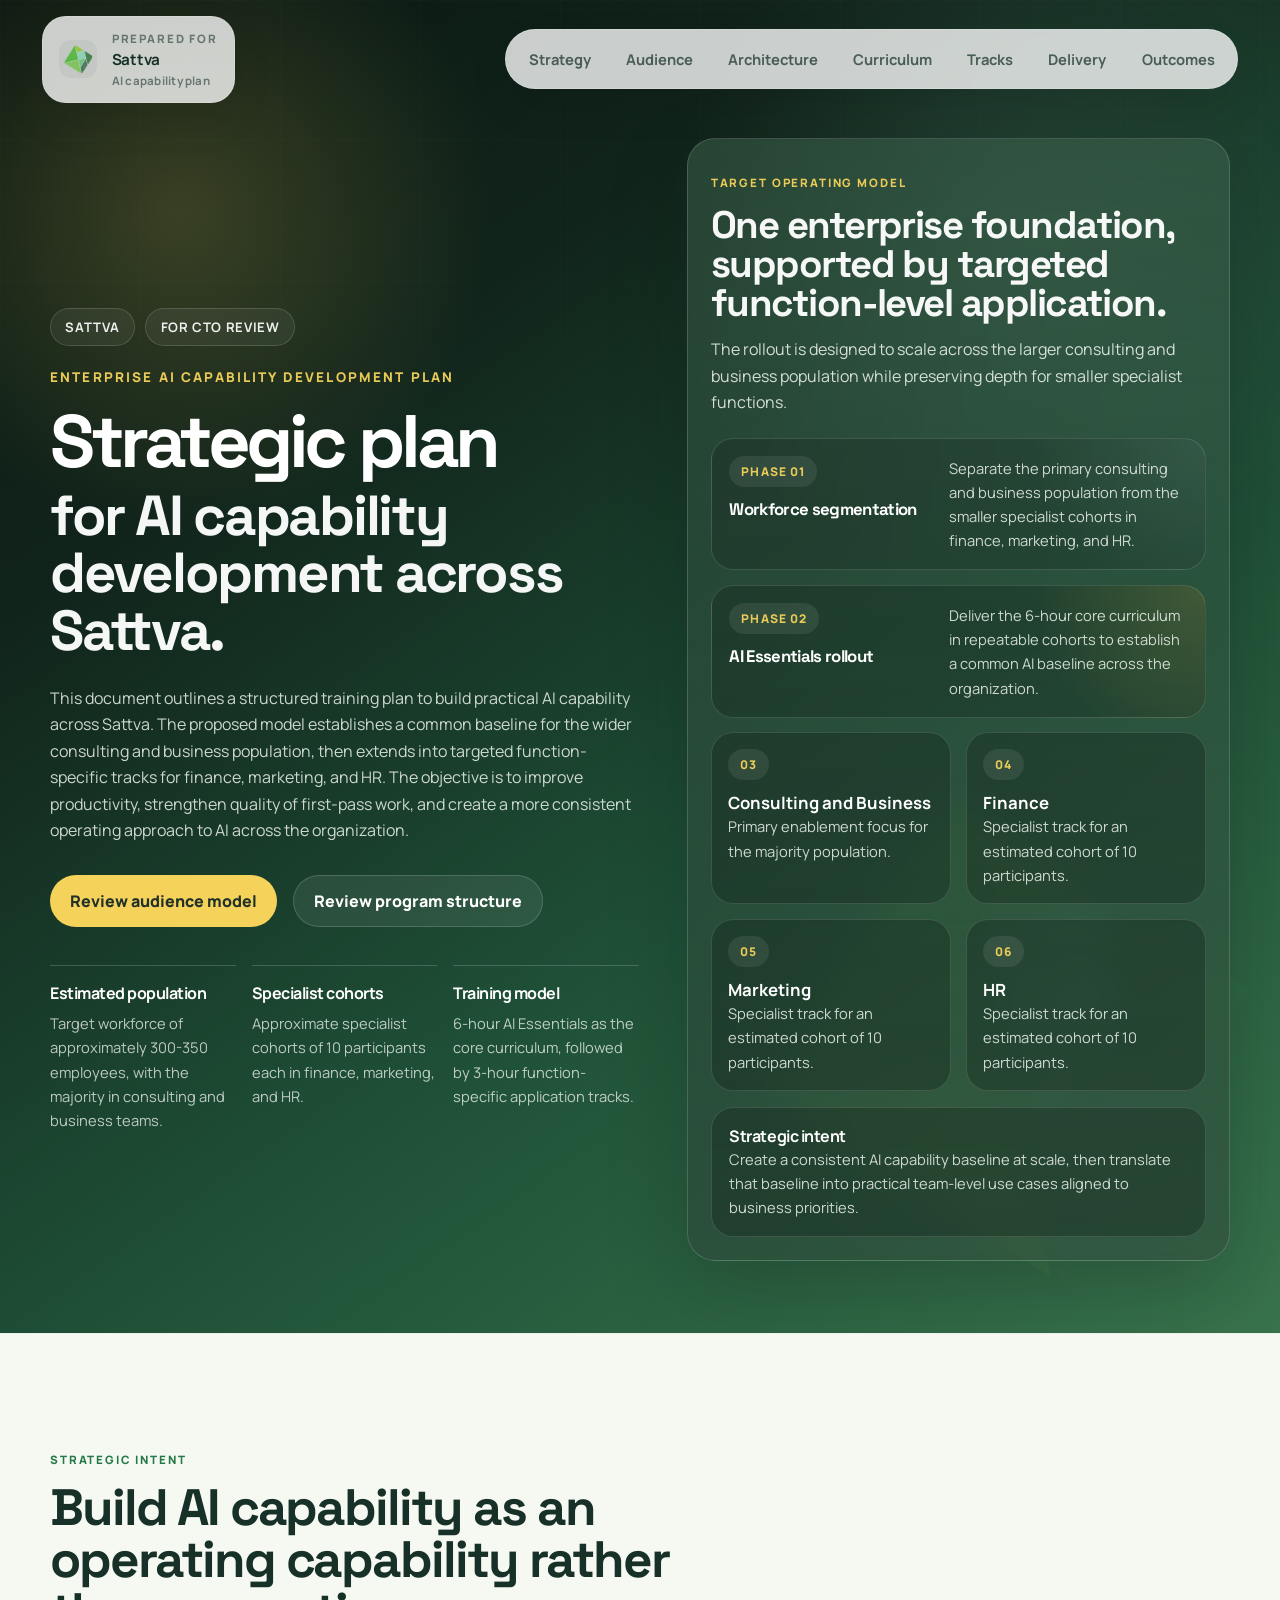
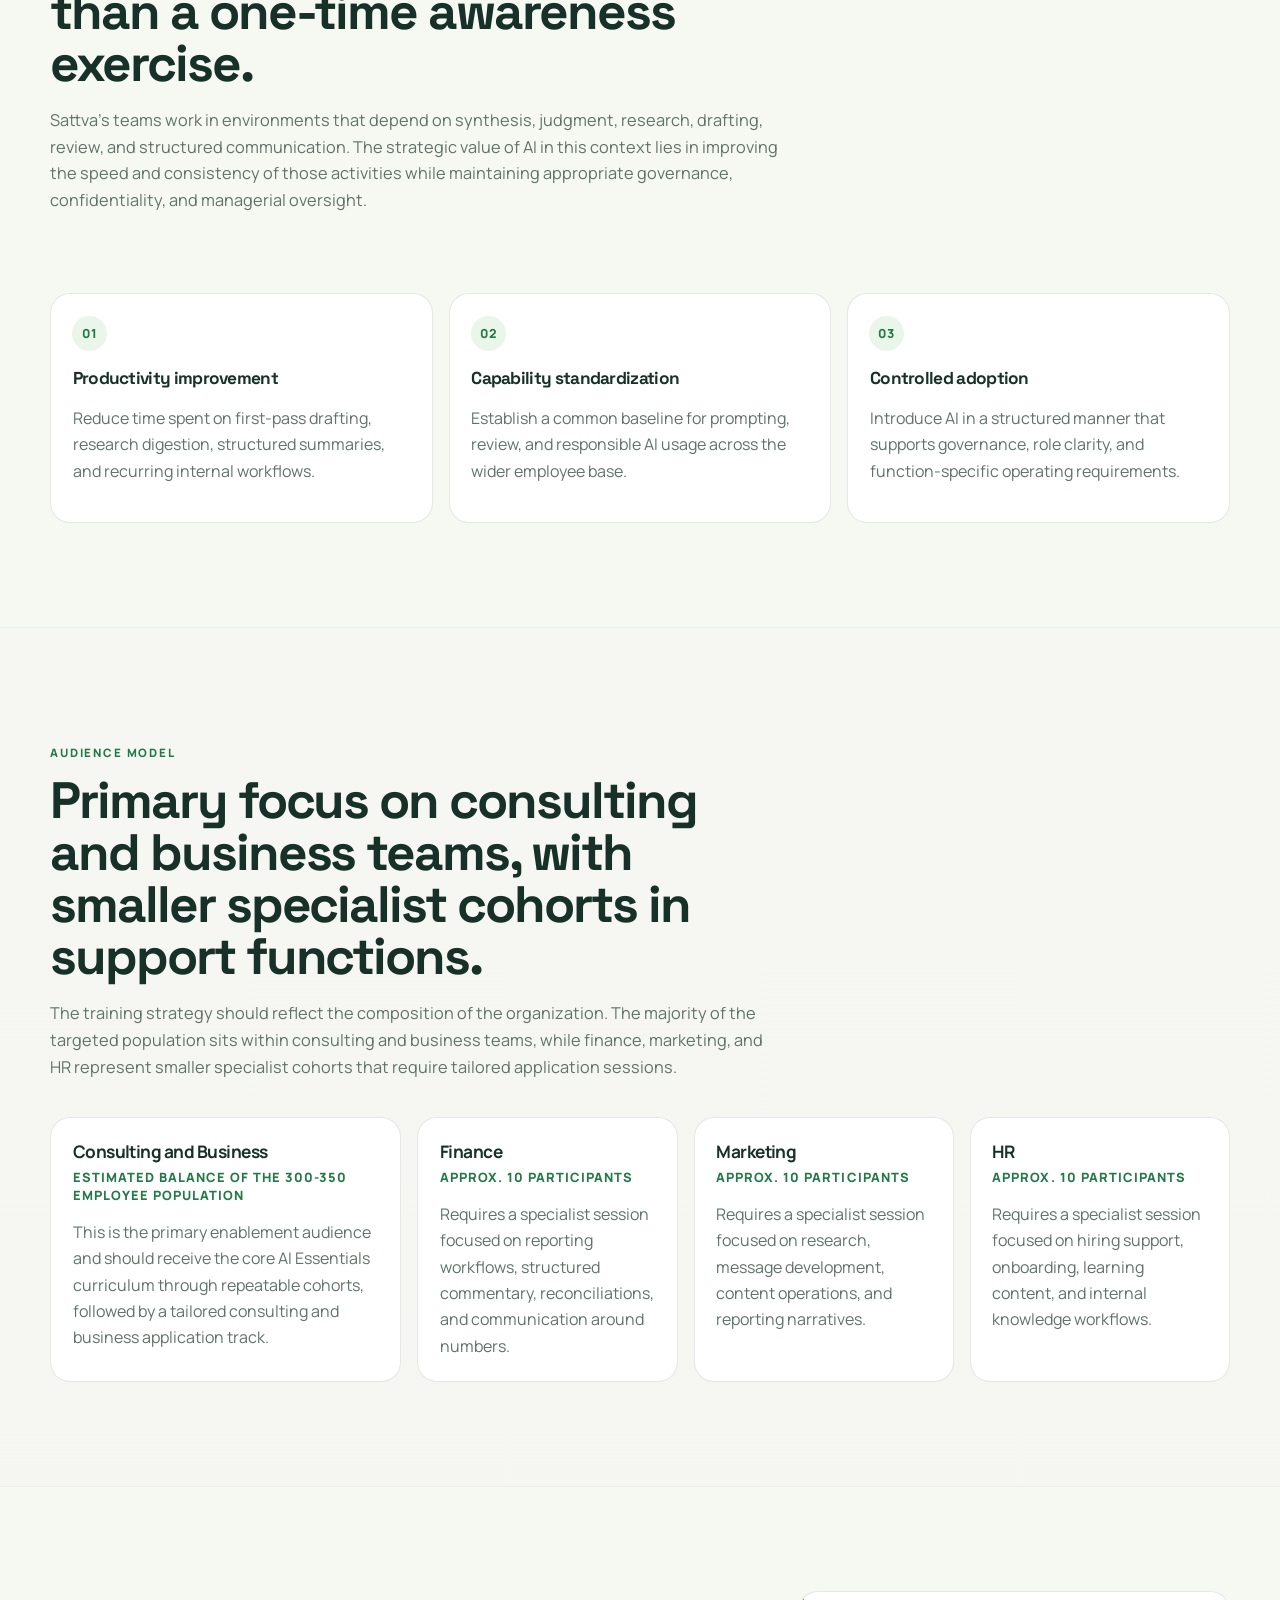
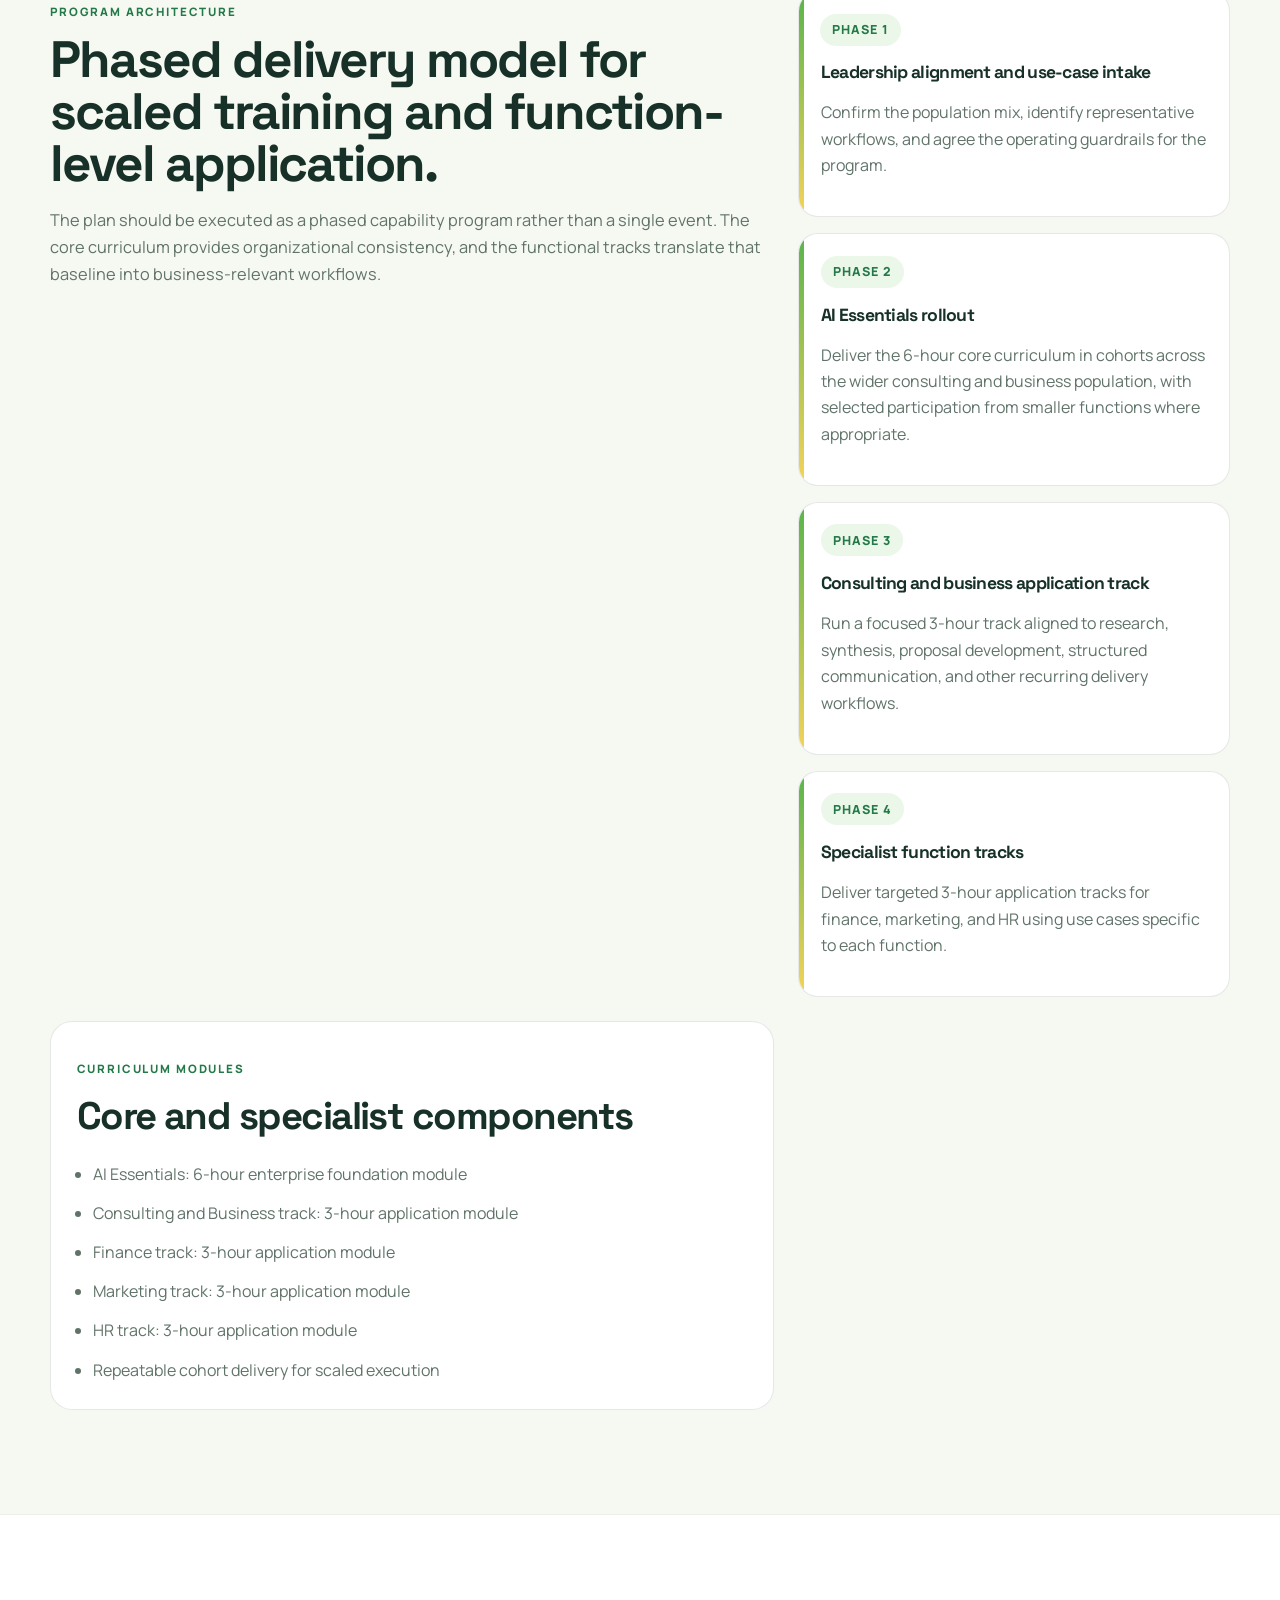
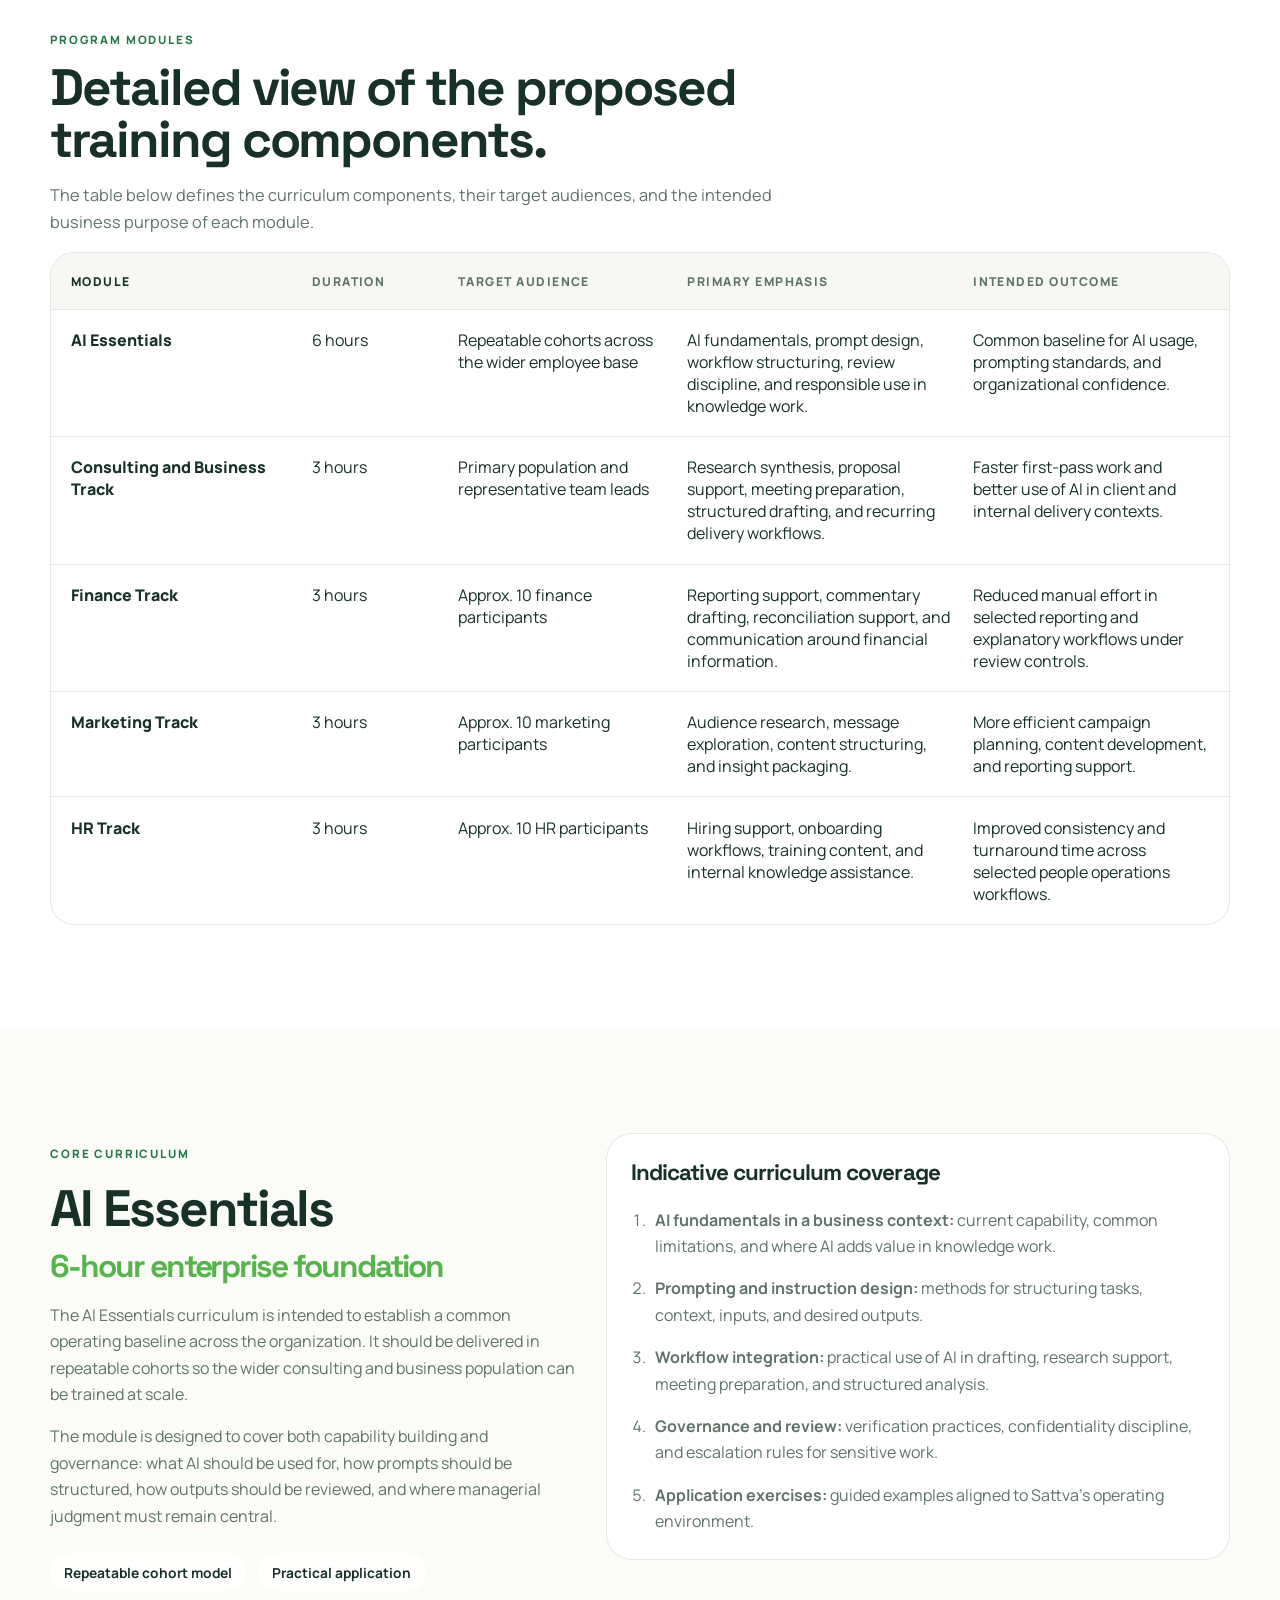
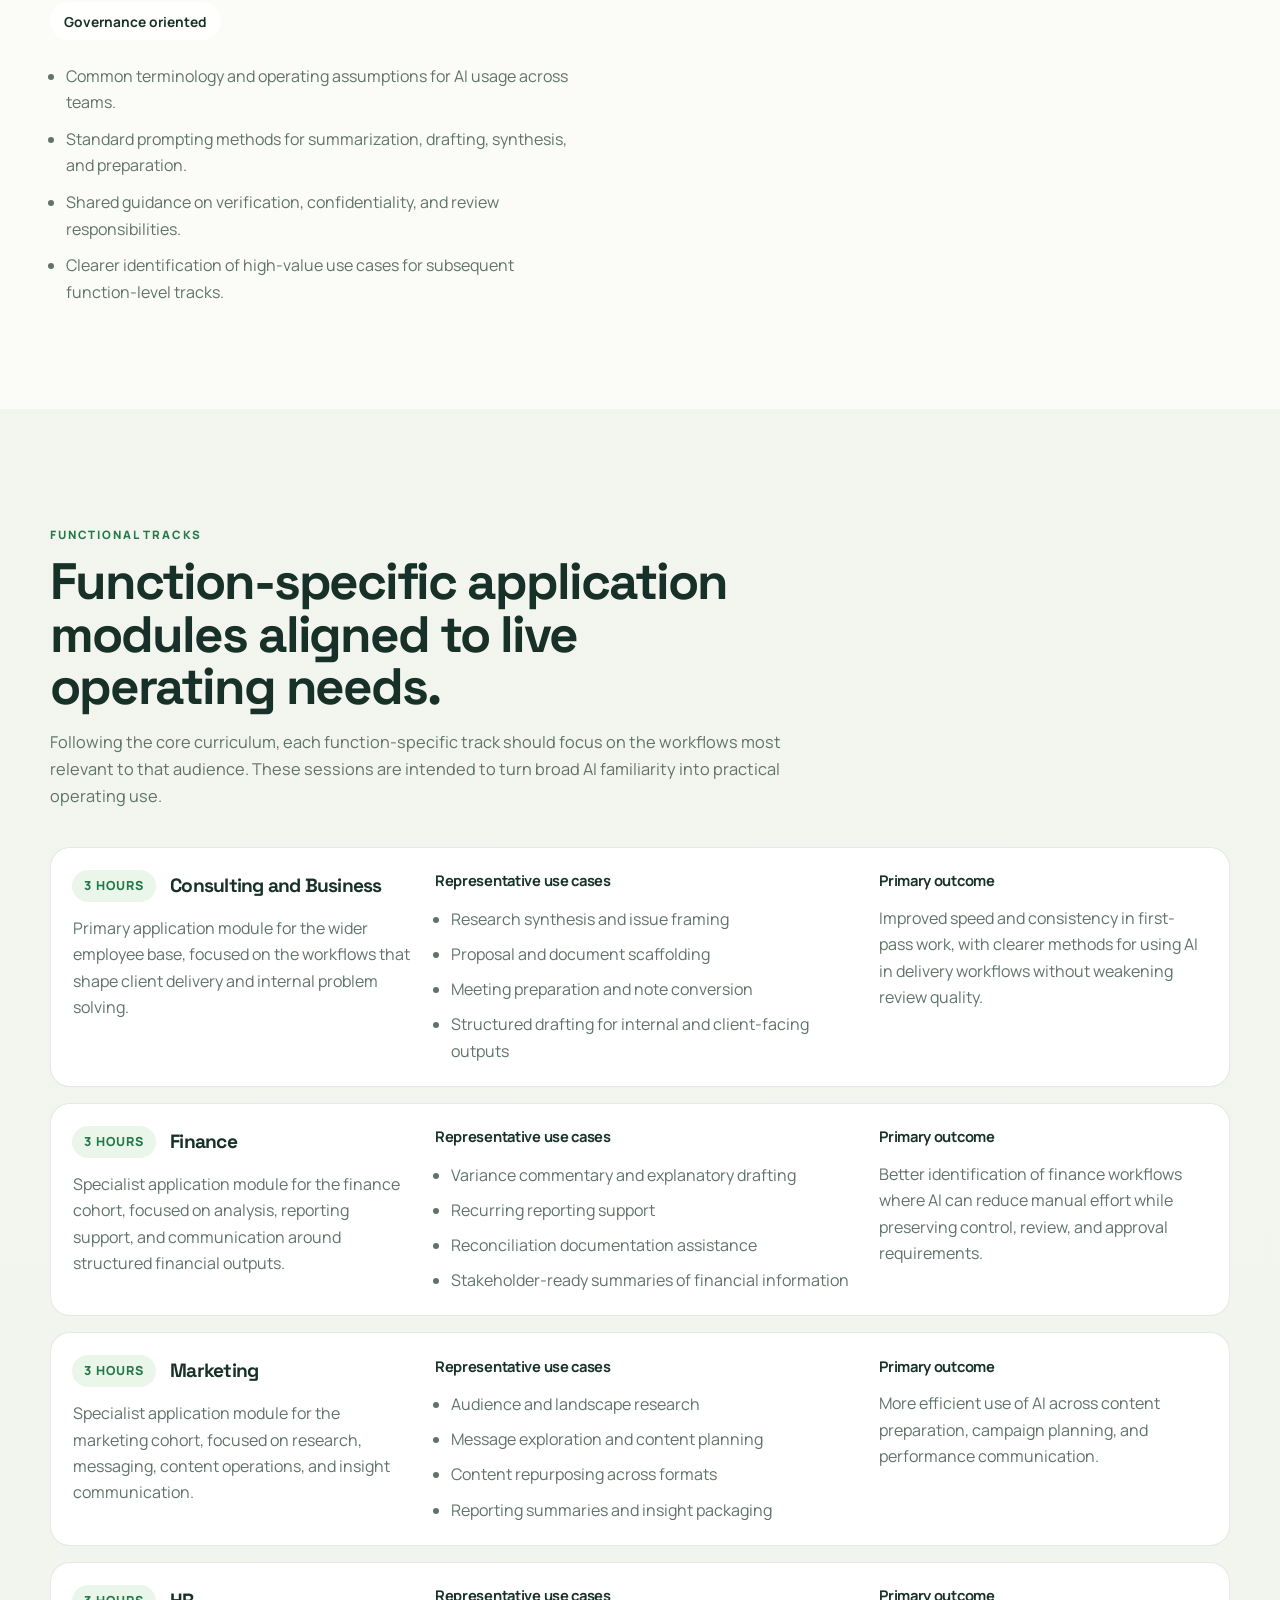
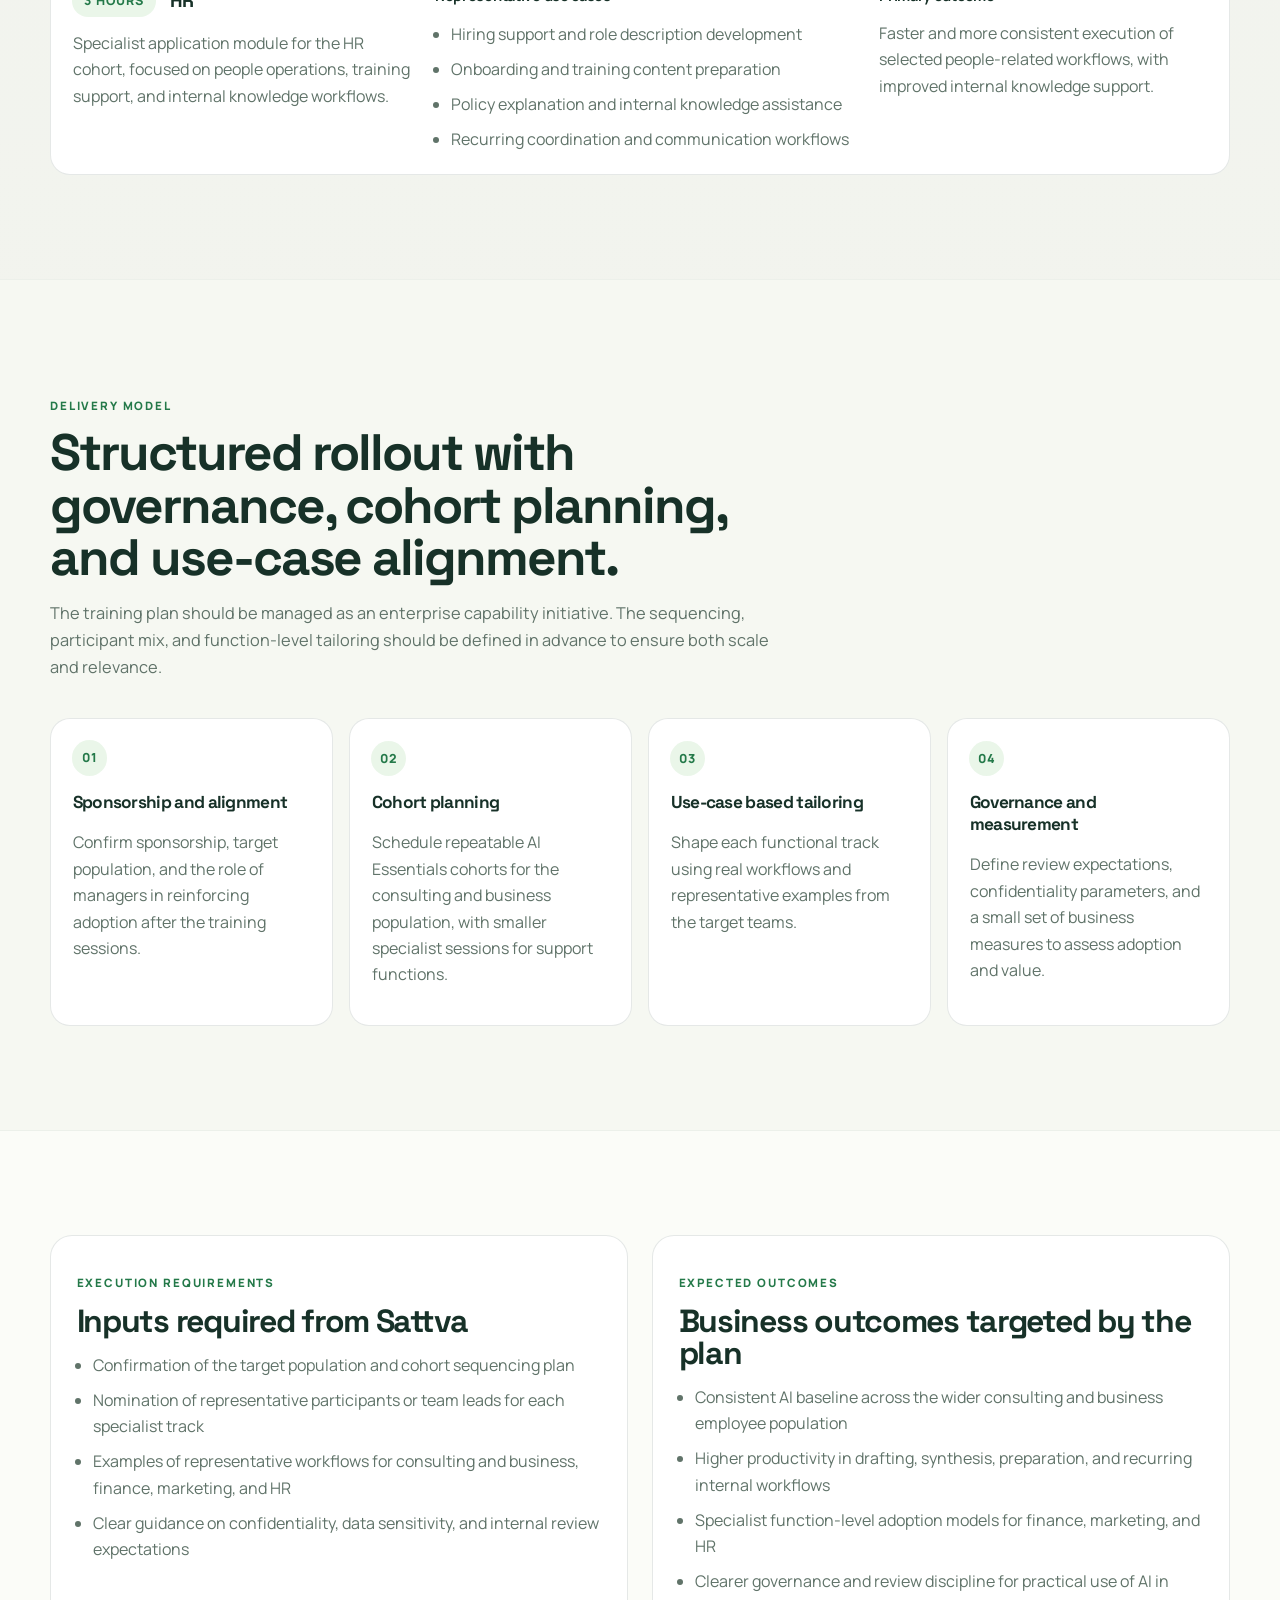
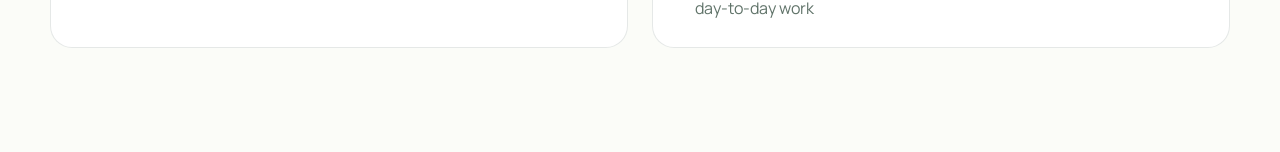
<file: index.html>
<!doctype html>
<html lang="en">
  <head>
    <meta charset="UTF-8" />
    <meta name="viewport" content="width=device-width, initial-scale=1.0" />
    <title>Sattva | Strategic AI Capability Plan</title>
    <meta
      name="description"
      content="Strategic AI capability development plan for Sattva, including a 6-hour AI Essentials curriculum and 3-hour function-specific tracks for consulting and business, finance, marketing, and HR teams."
    />
    <link rel="icon" type="image/png" href="assets/logos/sattva-mark.png" />
    <link rel="preconnect" href="https://fonts.googleapis.com" />
    <link rel="preconnect" href="https://fonts.gstatic.com" crossorigin />
    <link
      href="https://fonts.googleapis.com/css2?family=Fraunces:opsz,wght@9..144,600;9..144,700&family=Manrope:wght@400;500;600;700;800&family=Space+Grotesk:wght@400;500;700&display=swap"
      rel="stylesheet"
    />
    <link rel="stylesheet" href="styles.css" />
    <script defer src="script.js"></script>
  </head>
  <body class="proposal-body">
    <header class="site-header">
      <a class="brand" href="#top" aria-label="Go to top">
        <img src="assets/logos/sattva-mark.png" alt="Sattva mark" />
        <div>
          <span class="brand-overline">Prepared for</span>
          <strong>Sattva</strong>
          <span class="brand-strap">AI capability plan</span>
        </div>
      </a>

      <button
        class="nav-toggle"
        type="button"
        aria-expanded="false"
        aria-controls="site-nav"
        aria-label="Toggle navigation"
      >
        <span></span>
        <span></span>
      </button>

      <nav class="site-nav" id="site-nav" aria-label="Primary">
        <a href="#overview">Strategy</a>
        <a href="#audience">Audience</a>
        <a href="#architecture">Architecture</a>
        <a href="#essentials">Curriculum</a>
        <a href="#deep-dives">Tracks</a>
        <a href="#delivery">Delivery</a>
        <a href="#outcomes">Outcomes</a>
      </nav>
    </header>

    <main id="top">
      <section class="section hero-section">
        <div class="hero-backdrop"></div>
        <div class="hero-grid hero-grid-minimal shell">
          <div class="hero-copy hero-copy-minimal">
            <div class="hero-kicker">
              <span>Sattva</span>
              <span>For CTO review</span>
            </div>
            <p class="hero-strap">Enterprise AI capability development plan</p>
            <h1>
              Strategic plan
              <span>for AI capability development across Sattva.</span>
            </h1>
            <p class="hero-lead">
              This document outlines a structured training plan to build practical AI
              capability across Sattva. The proposed model establishes a common baseline for
              the wider consulting and business population, then extends into targeted
              function-specific tracks for finance, marketing, and HR. The objective is to
              improve productivity, strengthen quality of first-pass work, and create a more
              consistent operating approach to AI across the organization.
            </p>
            <div class="hero-actions">
              <a class="button button-primary" href="#audience">Review audience model</a>
              <a class="button button-secondary" href="#architecture">Review program structure</a>
            </div>

            <div class="hero-summary">
              <article>
                <strong>Estimated population</strong>
                <p>
                  Target workforce of approximately 300-350 employees, with the majority in
                  consulting and business teams.
                </p>
              </article>
              <article>
                <strong>Specialist cohorts</strong>
                <p>
                  Approximate specialist cohorts of 10 participants each in finance,
                  marketing, and HR.
                </p>
              </article>
              <article>
                <strong>Training model</strong>
                <p>
                  6-hour AI Essentials as the core curriculum, followed by 3-hour
                  function-specific application tracks.
                </p>
              </article>
            </div>
          </div>

          <aside class="hero-panel hero-panel-minimal">
            <div class="program-frame">
              <div class="frame-head">
                <p class="eyebrow">Target operating model</p>
                <h2>One enterprise foundation, supported by targeted function-level application.</h2>
                <p>
                  The rollout is designed to scale across the larger consulting and business
                  population while preserving depth for smaller specialist functions.
                </p>
              </div>

              <div class="frame-sequence">
                <article class="frame-step frame-step-accent">
                  <div>
                    <span>Phase 01</span>
                    <h3>Workforce segmentation</h3>
                  </div>
                  <p>
                    Separate the primary consulting and business population from the smaller
                    specialist cohorts in finance, marketing, and HR.
                  </p>
                </article>

                <article class="frame-step frame-step-core">
                  <div>
                    <span>Phase 02</span>
                    <h3>AI Essentials rollout</h3>
                  </div>
                  <p>
                    Deliver the 6-hour core curriculum in repeatable cohorts to establish a
                    common AI baseline across the organization.
                  </p>
                </article>

                <article class="frame-step-grid">
                  <article class="frame-mini-step">
                    <span>03</span>
                    <strong>Consulting and Business</strong>
                    <p>Primary enablement focus for the majority population.</p>
                  </article>
                  <article class="frame-mini-step">
                    <span>04</span>
                    <strong>Finance</strong>
                    <p>Specialist track for an estimated cohort of 10 participants.</p>
                  </article>
                  <article class="frame-mini-step">
                    <span>05</span>
                    <strong>Marketing</strong>
                    <p>Specialist track for an estimated cohort of 10 participants.</p>
                  </article>
                  <article class="frame-mini-step">
                    <span>06</span>
                    <strong>HR</strong>
                    <p>Specialist track for an estimated cohort of 10 participants.</p>
                  </article>
                </article>
              </div>

              <div class="frame-note">
                <strong>Strategic intent</strong>
                <p>
                  Create a consistent AI capability baseline at scale, then translate that
                  baseline into practical team-level use cases aligned to business priorities.
                </p>
              </div>
            </div>
          </aside>
        </div>
      </section>

      <section class="section section-soft" id="overview">
        <div class="shell proposal-intro">
          <div class="section-heading" data-reveal>
            <p class="eyebrow">Strategic intent</p>
            <h2>Build AI capability as an operating capability rather than a one-time awareness exercise.</h2>
            <p>
              Sattva's teams work in environments that depend on synthesis, judgment,
              research, drafting, review, and structured communication. The strategic value
              of AI in this context lies in improving the speed and consistency of those
              activities while maintaining appropriate governance, confidentiality, and
              managerial oversight.
            </p>
          </div>

          <div class="principles-grid">
            <article class="principle-card" data-reveal>
              <span>01</span>
              <h3>Productivity improvement</h3>
              <p>
                Reduce time spent on first-pass drafting, research digestion, structured
                summaries, and recurring internal workflows.
              </p>
            </article>
            <article class="principle-card" data-reveal>
              <span>02</span>
              <h3>Capability standardization</h3>
              <p>
                Establish a common baseline for prompting, review, and responsible AI usage
                across the wider employee base.
              </p>
            </article>
            <article class="principle-card" data-reveal>
              <span>03</span>
              <h3>Controlled adoption</h3>
              <p>
                Introduce AI in a structured manner that supports governance, role clarity,
                and function-specific operating requirements.
              </p>
            </article>
          </div>
        </div>
      </section>

      <section class="section" id="audience">
        <div class="shell">
          <div class="section-heading" data-reveal>
            <p class="eyebrow">Audience model</p>
            <h2>Primary focus on consulting and business teams, with smaller specialist cohorts in support functions.</h2>
            <p>
              The training strategy should reflect the composition of the organization. The
              majority of the targeted population sits within consulting and business teams,
              while finance, marketing, and HR represent smaller specialist cohorts that
              require tailored application sessions.
            </p>
          </div>

          <div class="audience-grid">
            <article class="audience-card" data-reveal>
              <strong>Consulting and Business</strong>
              <span>Estimated balance of the 300-350 employee population</span>
              <p>
                This is the primary enablement audience and should receive the core AI
                Essentials curriculum through repeatable cohorts, followed by a tailored
                consulting and business application track.
              </p>
            </article>
            <article class="audience-card" data-reveal>
              <strong>Finance</strong>
              <span>Approx. 10 participants</span>
              <p>
                Requires a specialist session focused on reporting workflows, structured
                commentary, reconciliations, and communication around numbers.
              </p>
            </article>
            <article class="audience-card" data-reveal>
              <strong>Marketing</strong>
              <span>Approx. 10 participants</span>
              <p>
                Requires a specialist session focused on research, message development,
                content operations, and reporting narratives.
              </p>
            </article>
            <article class="audience-card" data-reveal>
              <strong>HR</strong>
              <span>Approx. 10 participants</span>
              <p>
                Requires a specialist session focused on hiring support, onboarding,
                learning content, and internal knowledge workflows.
              </p>
            </article>
          </div>
        </div>
      </section>

      <section class="section section-soft" id="architecture">
        <div class="shell architecture-grid architecture-grid-minimal">
          <div class="section-heading compact" data-reveal>
            <p class="eyebrow">Program architecture</p>
            <h2>Phased delivery model for scaled training and function-level application.</h2>
            <p>
              The plan should be executed as a phased capability program rather than a single
              event. The core curriculum provides organizational consistency, and the
              functional tracks translate that baseline into business-relevant workflows.
            </p>
          </div>

          <div class="architecture-track" data-reveal>
            <article class="track-step">
              <span>Phase 1</span>
              <h3>Leadership alignment and use-case intake</h3>
              <p>
                Confirm the population mix, identify representative workflows, and agree the
                operating guardrails for the program.
              </p>
            </article>
            <article class="track-step">
              <span>Phase 2</span>
              <h3>AI Essentials rollout</h3>
              <p>
                Deliver the 6-hour core curriculum in cohorts across the wider consulting and
                business population, with selected participation from smaller functions where
                appropriate.
              </p>
            </article>
            <article class="track-step">
              <span>Phase 3</span>
              <h3>Consulting and business application track</h3>
              <p>
                Run a focused 3-hour track aligned to research, synthesis, proposal
                development, structured communication, and other recurring delivery workflows.
              </p>
            </article>
            <article class="track-step">
              <span>Phase 4</span>
              <h3>Specialist function tracks</h3>
              <p>
                Deliver targeted 3-hour application tracks for finance, marketing, and HR
                using use cases specific to each function.
              </p>
            </article>
          </div>

          <aside class="footprint-card footprint-card-minimal" data-reveal>
            <p class="eyebrow">Curriculum modules</p>
            <h3>Core and specialist components</h3>
            <ul class="footprint-list">
              <li>AI Essentials: 6-hour enterprise foundation module</li>
              <li>Consulting and Business track: 3-hour application module</li>
              <li>Finance track: 3-hour application module</li>
              <li>Marketing track: 3-hour application module</li>
              <li>HR track: 3-hour application module</li>
              <li>Repeatable cohort delivery for scaled execution</li>
            </ul>
          </aside>
        </div>
      </section>

      <section class="section section-table">
        <div class="shell">
          <div class="section-heading compact" data-reveal>
            <p class="eyebrow">Program modules</p>
            <h2>Detailed view of the proposed training components.</h2>
            <p>
              The table below defines the curriculum components, their target audiences, and
              the intended business purpose of each module.
            </p>
          </div>

          <div class="detail-table" data-reveal>
            <div class="detail-row detail-head">
              <div>Module</div>
              <div>Duration</div>
              <div>Target audience</div>
              <div>Primary emphasis</div>
              <div>Intended outcome</div>
            </div>
            <div class="detail-row">
              <div>AI Essentials</div>
              <div>6 hours</div>
              <div>Repeatable cohorts across the wider employee base</div>
              <div>
                AI fundamentals, prompt design, workflow structuring, review discipline, and
                responsible use in knowledge work.
              </div>
              <div>Common baseline for AI usage, prompting standards, and organizational confidence.</div>
            </div>
            <div class="detail-row">
              <div>Consulting and Business Track</div>
              <div>3 hours</div>
              <div>Primary population and representative team leads</div>
              <div>
                Research synthesis, proposal support, meeting preparation, structured
                drafting, and recurring delivery workflows.
              </div>
              <div>Faster first-pass work and better use of AI in client and internal delivery contexts.</div>
            </div>
            <div class="detail-row">
              <div>Finance Track</div>
              <div>3 hours</div>
              <div>Approx. 10 finance participants</div>
              <div>
                Reporting support, commentary drafting, reconciliation support, and
                communication around financial information.
              </div>
              <div>Reduced manual effort in selected reporting and explanatory workflows under review controls.</div>
            </div>
            <div class="detail-row">
              <div>Marketing Track</div>
              <div>3 hours</div>
              <div>Approx. 10 marketing participants</div>
              <div>
                Audience research, message exploration, content structuring, and insight
                packaging.
              </div>
              <div>More efficient campaign planning, content development, and reporting support.</div>
            </div>
            <div class="detail-row">
              <div>HR Track</div>
              <div>3 hours</div>
              <div>Approx. 10 HR participants</div>
              <div>
                Hiring support, onboarding workflows, training content, and internal knowledge
                assistance.
              </div>
              <div>Improved consistency and turnaround time across selected people operations workflows.</div>
            </div>
          </div>
        </div>
      </section>

      <section class="section section-band" id="essentials">
        <div class="shell split-layout split-layout-minimal">
          <div class="split-copy" data-reveal>
            <p class="eyebrow">Core curriculum</p>
            <h2>
              AI Essentials
              <span>6-hour enterprise foundation</span>
            </h2>
            <p>
              The AI Essentials curriculum is intended to establish a common operating
              baseline across the organization. It should be delivered in repeatable cohorts
              so the wider consulting and business population can be trained at scale.
            </p>
            <p class="split-support">
              The module is designed to cover both capability building and governance: what
              AI should be used for, how prompts should be structured, how outputs should be
              reviewed, and where managerial judgment must remain central.
            </p>
            <div class="tag-row">
              <span>Repeatable cohort model</span>
              <span>Practical application</span>
              <span>Governance oriented</span>
            </div>
            <ul class="leavewith-list">
              <li>Common terminology and operating assumptions for AI usage across teams.</li>
              <li>Standard prompting methods for summarization, drafting, synthesis, and preparation.</li>
              <li>Shared guidance on verification, confidentiality, and review responsibilities.</li>
              <li>Clearer identification of high-value use cases for subsequent function-level tracks.</li>
            </ul>
          </div>

          <div class="agenda-card agenda-card-minimal" data-reveal>
            <h3>Indicative curriculum coverage</h3>
            <ol class="agenda-list">
              <li>
                <strong>AI fundamentals in a business context:</strong>
                current capability, common limitations, and where AI adds value in knowledge
                work.
              </li>
              <li>
                <strong>Prompting and instruction design:</strong>
                methods for structuring tasks, context, inputs, and desired outputs.
              </li>
              <li>
                <strong>Workflow integration:</strong>
                practical use of AI in drafting, research support, meeting preparation, and
                structured analysis.
              </li>
              <li>
                <strong>Governance and review:</strong>
                verification practices, confidentiality discipline, and escalation rules for
                sensitive work.
              </li>
              <li>
                <strong>Application exercises:</strong>
                guided examples aligned to Sattva's operating environment.
              </li>
            </ol>
          </div>
        </div>
      </section>

      <section class="section" id="deep-dives">
        <div class="shell">
          <div class="section-heading" data-reveal>
            <p class="eyebrow">Functional tracks</p>
            <h2>Function-specific application modules aligned to live operating needs.</h2>
            <p>
              Following the core curriculum, each function-specific track should focus on the
              workflows most relevant to that audience. These sessions are intended to turn
              broad AI familiarity into practical operating use.
            </p>
          </div>

          <div class="deep-dive-list">
            <article class="deep-dive-row" data-reveal>
              <div class="deep-dive-main">
                <div class="deep-dive-heading">
                  <span>3 hours</span>
                  <h3>Consulting and Business</h3>
                </div>
                <p>
                  Primary application module for the wider employee base, focused on the
                  workflows that shape client delivery and internal problem solving.
                </p>
              </div>
              <div class="deep-dive-detail">
                <strong>Representative use cases</strong>
                <ul>
                  <li>Research synthesis and issue framing</li>
                  <li>Proposal and document scaffolding</li>
                  <li>Meeting preparation and note conversion</li>
                  <li>Structured drafting for internal and client-facing outputs</li>
                </ul>
              </div>
              <div class="deep-dive-detail">
                <strong>Primary outcome</strong>
                <p>
                  Improved speed and consistency in first-pass work, with clearer methods for
                  using AI in delivery workflows without weakening review quality.
                </p>
              </div>
            </article>

            <article class="deep-dive-row" data-reveal>
              <div class="deep-dive-main">
                <div class="deep-dive-heading">
                  <span>3 hours</span>
                  <h3>Finance</h3>
                </div>
                <p>
                  Specialist application module for the finance cohort, focused on analysis,
                  reporting support, and communication around structured financial outputs.
                </p>
              </div>
              <div class="deep-dive-detail">
                <strong>Representative use cases</strong>
                <ul>
                  <li>Variance commentary and explanatory drafting</li>
                  <li>Recurring reporting support</li>
                  <li>Reconciliation documentation assistance</li>
                  <li>Stakeholder-ready summaries of financial information</li>
                </ul>
              </div>
              <div class="deep-dive-detail">
                <strong>Primary outcome</strong>
                <p>
                  Better identification of finance workflows where AI can reduce manual effort
                  while preserving control, review, and approval requirements.
                </p>
              </div>
            </article>

            <article class="deep-dive-row" data-reveal>
              <div class="deep-dive-main">
                <div class="deep-dive-heading">
                  <span>3 hours</span>
                  <h3>Marketing</h3>
                </div>
                <p>
                  Specialist application module for the marketing cohort, focused on research,
                  messaging, content operations, and insight communication.
                </p>
              </div>
              <div class="deep-dive-detail">
                <strong>Representative use cases</strong>
                <ul>
                  <li>Audience and landscape research</li>
                  <li>Message exploration and content planning</li>
                  <li>Content repurposing across formats</li>
                  <li>Reporting summaries and insight packaging</li>
                </ul>
              </div>
              <div class="deep-dive-detail">
                <strong>Primary outcome</strong>
                <p>
                  More efficient use of AI across content preparation, campaign planning, and
                  performance communication.
                </p>
              </div>
            </article>

            <article class="deep-dive-row" data-reveal>
              <div class="deep-dive-main">
                <div class="deep-dive-heading">
                  <span>3 hours</span>
                  <h3>HR</h3>
                </div>
                <p>
                  Specialist application module for the HR cohort, focused on people
                  operations, training support, and internal knowledge workflows.
                </p>
              </div>
              <div class="deep-dive-detail">
                <strong>Representative use cases</strong>
                <ul>
                  <li>Hiring support and role description development</li>
                  <li>Onboarding and training content preparation</li>
                  <li>Policy explanation and internal knowledge assistance</li>
                  <li>Recurring coordination and communication workflows</li>
                </ul>
              </div>
              <div class="deep-dive-detail">
                <strong>Primary outcome</strong>
                <p>
                  Faster and more consistent execution of selected people-related workflows,
                  with improved internal knowledge support.
                </p>
              </div>
            </article>
          </div>
        </div>
      </section>

      <section class="section section-soft" id="delivery">
        <div class="shell">
          <div class="section-heading" data-reveal>
            <p class="eyebrow">Delivery model</p>
            <h2>Structured rollout with governance, cohort planning, and use-case alignment.</h2>
            <p>
              The training plan should be managed as an enterprise capability initiative. The
              sequencing, participant mix, and function-level tailoring should be defined in
              advance to ensure both scale and relevance.
            </p>
          </div>

          <div class="principles-grid delivery-principles">
            <article class="principle-card" data-reveal>
              <span>01</span>
              <h3>Sponsorship and alignment</h3>
              <p>
                Confirm sponsorship, target population, and the role of managers in
                reinforcing adoption after the training sessions.
              </p>
            </article>
            <article class="principle-card" data-reveal>
              <span>02</span>
              <h3>Cohort planning</h3>
              <p>
                Schedule repeatable AI Essentials cohorts for the consulting and business
                population, with smaller specialist sessions for support functions.
              </p>
            </article>
            <article class="principle-card" data-reveal>
              <span>03</span>
              <h3>Use-case based tailoring</h3>
              <p>
                Shape each functional track using real workflows and representative examples
                from the target teams.
              </p>
            </article>
            <article class="principle-card" data-reveal>
              <span>04</span>
              <h3>Governance and measurement</h3>
              <p>
                Define review expectations, confidentiality parameters, and a small set of
                business measures to assess adoption and value.
              </p>
            </article>
          </div>
        </div>
      </section>

      <section class="section section-band" id="outcomes">
        <div class="shell materials-grid">
          <article class="materials-card" data-reveal>
            <p class="eyebrow">Execution requirements</p>
            <h2>Inputs required from Sattva</h2>
            <ul class="materials-list">
              <li>Confirmation of the target population and cohort sequencing plan</li>
              <li>Nomination of representative participants or team leads for each specialist track</li>
              <li>Examples of representative workflows for consulting and business, finance, marketing, and HR</li>
              <li>Clear guidance on confidentiality, data sensitivity, and internal review expectations</li>
            </ul>
          </article>

          <article class="materials-card" data-reveal>
            <p class="eyebrow">Expected outcomes</p>
            <h2>Business outcomes targeted by the plan</h2>
            <ul class="materials-list">
              <li>Consistent AI baseline across the wider consulting and business employee population</li>
              <li>Higher productivity in drafting, synthesis, preparation, and recurring internal workflows</li>
              <li>Specialist function-level adoption models for finance, marketing, and HR</li>
              <li>Clearer governance and review discipline for practical use of AI in day-to-day work</li>
            </ul>
          </article>
        </div>
      </section>
    </main>
  </body>
</html>
</file>
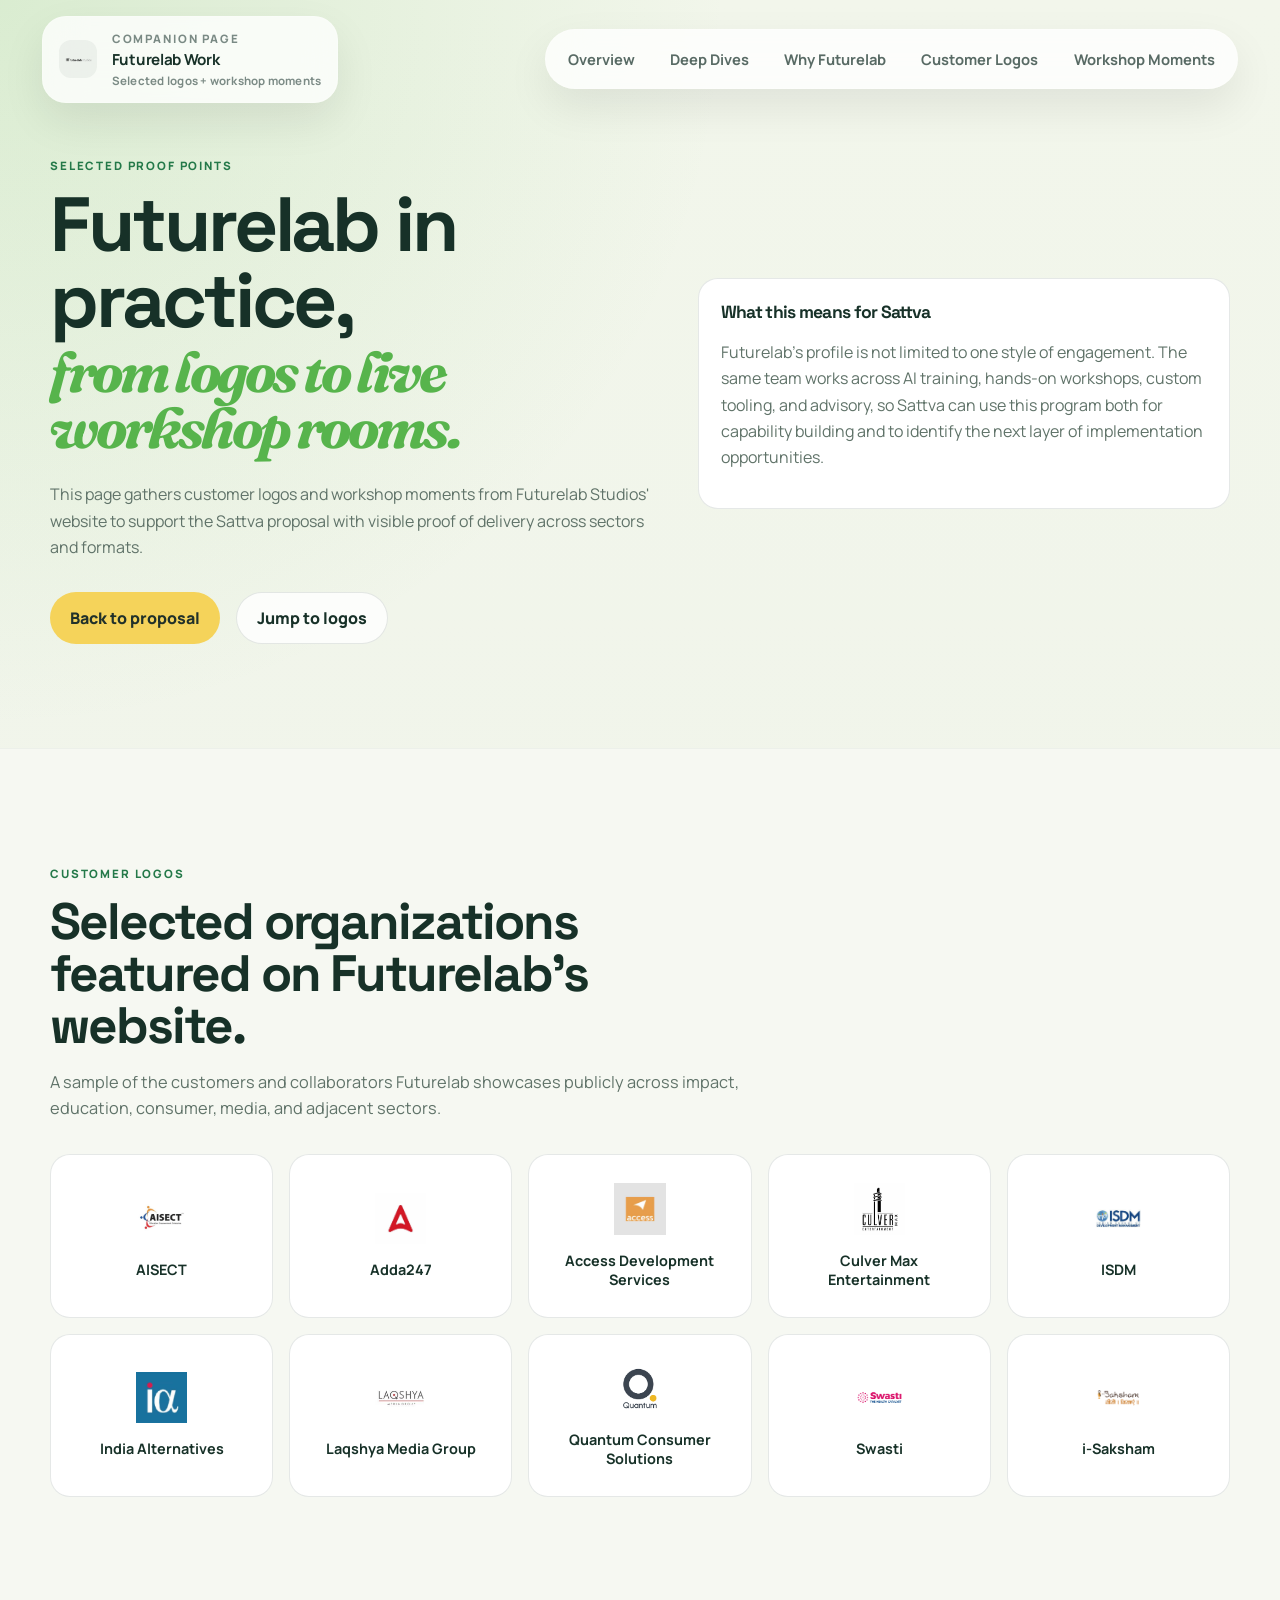
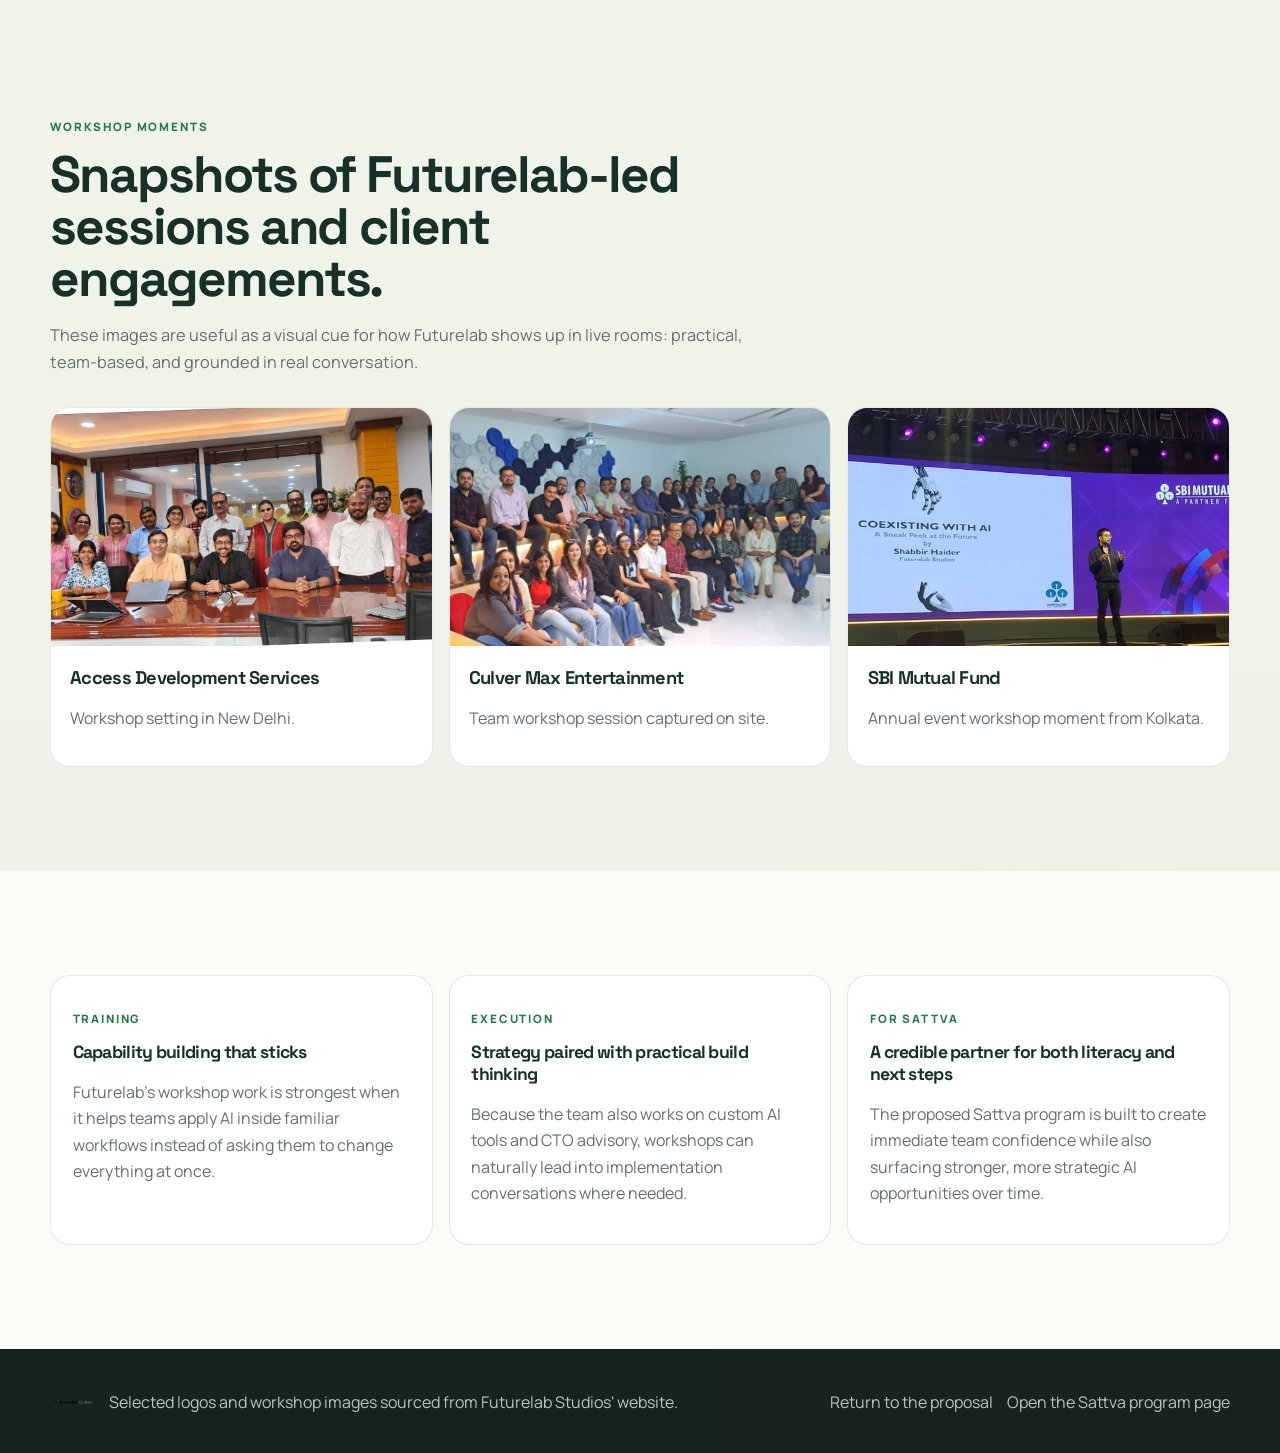
<file: our-work.html>
<!doctype html>
<html lang="en">
  <head>
    <meta charset="UTF-8" />
    <meta name="viewport" content="width=device-width, initial-scale=1.0" />
    <title>Futurelab Work | Sattva Proposal Companion</title>
    <meta
      name="description"
      content="Selected Futurelab Studios work, customer logos, and workshop snapshots assembled for the Sattva AI workshop proposal."
    />
    <link rel="icon" type="image/png" href="assets/logos/futurelab-logo.png" />
    <link rel="preconnect" href="https://fonts.googleapis.com" />
    <link rel="preconnect" href="https://fonts.gstatic.com" crossorigin />
    <link
      href="https://fonts.googleapis.com/css2?family=Fraunces:opsz,wght@9..144,600;9..144,700&family=Manrope:wght@400;500;600;700;800&family=Space+Grotesk:wght@400;500;700&display=swap"
      rel="stylesheet"
    />
    <link rel="stylesheet" href="styles.css" />
    <script defer src="script.js"></script>
  </head>
  <body class="proposal-body work-body">
    <header class="site-header">
      <a class="brand" href="index.html" aria-label="Back to main proposal">
        <img src="assets/logos/futurelab-logo.png" alt="Futurelab Studios logo" />
        <div>
          <span class="brand-overline">Companion page</span>
          <strong>Futurelab Work</strong>
          <span class="brand-strap">Selected logos + workshop moments</span>
        </div>
      </a>

      <button
        class="nav-toggle"
        type="button"
        aria-expanded="false"
        aria-controls="site-nav"
        aria-label="Toggle navigation"
      >
        <span></span>
        <span></span>
      </button>

      <nav class="site-nav" id="site-nav" aria-label="Primary">
        <a href="index.html#overview">Overview</a>
        <a href="index.html#deep-dives">Deep Dives</a>
        <a href="index.html#proof">Why Futurelab</a>
        <a href="#logos">Customer Logos</a>
        <a href="#moments">Workshop Moments</a>
      </nav>
    </header>

    <main>
      <section class="section work-hero">
        <div class="shell work-hero-grid">
          <div>
            <p class="eyebrow">Selected proof points</p>
            <h1>
              Futurelab in practice,
              <span>from logos to live workshop rooms.</span>
            </h1>
            <p class="hero-lead">
              This page gathers customer logos and workshop moments from Futurelab Studios'
              website to support the Sattva proposal with visible proof of delivery across
              sectors and formats.
            </p>
            <div class="hero-actions">
              <a class="button button-primary" href="index.html">Back to proposal</a>
              <a class="button button-secondary" href="#logos">Jump to logos</a>
            </div>
          </div>

          <div class="work-note">
            <h2>What this means for Sattva</h2>
            <p>
              Futurelab's profile is not limited to one style of engagement. The same team
              works across AI training, hands-on workshops, custom tooling, and advisory, so
              Sattva can use this program both for capability building and to identify the
              next layer of implementation opportunities.
            </p>
          </div>
        </div>
      </section>

      <section class="section section-soft" id="logos">
        <div class="shell">
          <div class="section-heading compact" data-reveal>
            <p class="eyebrow">Customer logos</p>
            <h2>Selected organizations featured on Futurelab's website.</h2>
            <p>
              A sample of the customers and collaborators Futurelab showcases publicly across
              impact, education, consumer, media, and adjacent sectors.
            </p>
          </div>

          <div class="logo-wall">
            <article class="logo-card" data-reveal>
              <img src="assets/customers/aisect.jpeg" alt="AISECT logo" />
              <span>AISECT</span>
            </article>
            <article class="logo-card" data-reveal>
              <img src="assets/customers/adda247.jpeg" alt="Adda247 logo" />
              <span>Adda247</span>
            </article>
            <article class="logo-card" data-reveal>
              <img src="assets/customers/access-development-services.jpeg" alt="Access Development Services logo" />
              <span>Access Development Services</span>
            </article>
            <article class="logo-card" data-reveal>
              <img src="assets/customers/culver-max-entertainment.jpeg" alt="Culver Max Entertainment logo" />
              <span>Culver Max Entertainment</span>
            </article>
            <article class="logo-card" data-reveal>
              <img src="assets/customers/isdm.jpeg" alt="ISDM logo" />
              <span>ISDM</span>
            </article>
            <article class="logo-card" data-reveal>
              <img src="assets/customers/india-alternatives.jpeg" alt="India Alternatives logo" />
              <span>India Alternatives</span>
            </article>
            <article class="logo-card" data-reveal>
              <img src="assets/customers/laqshya-media-group.jpeg" alt="Laqshya Media Group logo" />
              <span>Laqshya Media Group</span>
            </article>
            <article class="logo-card" data-reveal>
              <img src="assets/customers/quantum-consumer-solutions.jpeg" alt="Quantum Consumer Solutions logo" />
              <span>Quantum Consumer Solutions</span>
            </article>
            <article class="logo-card" data-reveal>
              <img src="assets/customers/swasti.png" alt="Swasti logo" />
              <span>Swasti</span>
            </article>
            <article class="logo-card" data-reveal>
              <img src="assets/customers/i-saksham.png" alt="i-Saksham logo" />
              <span>i-Saksham</span>
            </article>
          </div>
        </div>
      </section>

      <section class="section" id="moments">
        <div class="shell">
          <div class="section-heading compact" data-reveal>
            <p class="eyebrow">Workshop moments</p>
            <h2>Snapshots of Futurelab-led sessions and client engagements.</h2>
            <p>
              These images are useful as a visual cue for how Futurelab shows up in live
              rooms: practical, team-based, and grounded in real conversation.
            </p>
          </div>

          <div class="photo-grid">
            <article class="photo-card" data-reveal>
              <img src="assets/workshops/access-delhi.jpeg" alt="Futurelab session with Access Development Services in New Delhi" />
              <div class="photo-copy">
                <h3>Access Development Services</h3>
                <p>Workshop setting in New Delhi.</p>
              </div>
            </article>
            <article class="photo-card" data-reveal>
              <img src="assets/workshops/culver-max.jpeg" alt="Futurelab workshop with Culver Max Entertainment" />
              <div class="photo-copy">
                <h3>Culver Max Entertainment</h3>
                <p>Team workshop session captured on site.</p>
              </div>
            </article>
            <article class="photo-card" data-reveal>
              <img src="assets/workshops/sbi-mutual-fund-kolkata.jpeg" alt="Futurelab annual event session with SBI Mutual Fund in Kolkata" />
              <div class="photo-copy">
                <h3>SBI Mutual Fund</h3>
                <p>Annual event workshop moment from Kolkata.</p>
              </div>
            </article>
          </div>
        </div>
      </section>

      <section class="section section-band">
        <div class="shell practice-grid">
          <article data-reveal>
            <p class="eyebrow">Training</p>
            <h2>Capability building that sticks</h2>
            <p>
              Futurelab's workshop work is strongest when it helps teams apply AI inside
              familiar workflows instead of asking them to change everything at once.
            </p>
          </article>
          <article data-reveal>
            <p class="eyebrow">Execution</p>
            <h2>Strategy paired with practical build thinking</h2>
            <p>
              Because the team also works on custom AI tools and CTO advisory, workshops can
              naturally lead into implementation conversations where needed.
            </p>
          </article>
          <article data-reveal>
            <p class="eyebrow">For Sattva</p>
            <h2>A credible partner for both literacy and next steps</h2>
            <p>
              The proposed Sattva program is built to create immediate team confidence while
              also surfacing stronger, more strategic AI opportunities over time.
            </p>
          </article>
        </div>
      </section>
    </main>

    <footer class="site-footer">
      <div class="shell footer-layout">
        <div class="footer-brand">
          <img src="assets/logos/futurelab-logo.png" alt="Futurelab Studios logo" />
          <p>Selected logos and workshop images sourced from Futurelab Studios' website.</p>
        </div>
        <div class="footer-meta">
          <span>Return to the proposal</span>
          <a href="index.html">Open the Sattva program page</a>
        </div>
      </div>
    </footer>
  </body>
</html>
</file>
<file: styles.css>
:root {
  --bg: #f2f4ee;
  --surface: rgba(255, 255, 255, 0.9);
  --surface-strong: #ffffff;
  --surface-soft: #f7f8f3;
  --ink: #173128;
  --ink-soft: #607369;
  --line: rgba(23, 49, 40, 0.11);
  --line-strong: rgba(23, 49, 40, 0.18);
  --green: #57b44c;
  --green-deep: #247949;
  --green-soft: #dbe8b6;
  --mint: #9fd4c5;
  --gold: #f5d35a;
  --gold-soft: #f8edc0;
  --slate: #4f5e70;
  --shadow-lg: 0 24px 64px rgba(16, 31, 25, 0.07);
  --shadow-md: 0 12px 28px rgba(16, 31, 25, 0.05);
  --radius-xl: 26px;
  --radius-lg: 20px;
  --radius-md: 14px;
  --radius-sm: 12px;
  --shell: 1180px;
}

*,
*::before,
*::after {
  box-sizing: border-box;
}

html {
  scroll-behavior: smooth;
}

body {
  margin: 0;
  background: linear-gradient(180deg, #f7f8f3 0%, #f1f3ed 100%);
  color: var(--ink);
  font-family: "Manrope", sans-serif;
  overflow-x: hidden;
}

img {
  display: block;
  max-width: 100%;
}

a {
  color: inherit;
  text-decoration: none;
}

p,
li {
  color: var(--ink-soft);
  line-height: 1.65;
}

h1,
h2,
h3,
h4 {
  margin: 0;
  color: var(--ink);
  font-family: "Space Grotesk", sans-serif;
  letter-spacing: -0.04em;
}

.shell {
  width: min(var(--shell), calc(100% - 2rem));
  margin: 0 auto;
}

.section {
  position: relative;
  padding: 6.5rem 0;
}

.section-soft {
  background: #f6f8f2;
  border-block: 1px solid rgba(23, 49, 42, 0.04);
}

.section-band {
  background: #fbfcf8;
}

.site-header {
  position: fixed;
  top: 1rem;
  left: 50%;
  transform: translateX(-50%);
  z-index: 60;
  display: flex;
  align-items: center;
  justify-content: space-between;
  gap: 1rem;
  width: min(calc(var(--shell) + 1rem), calc(100% - 1.5rem));
}

.brand {
  display: inline-flex;
  align-items: center;
  gap: 0.9rem;
  min-width: 0;
  padding: 0.85rem 1rem;
  border: 1px solid rgba(255, 255, 255, 0.16);
  border-radius: 24px;
  background: rgba(255, 255, 255, 0.78);
  backdrop-filter: blur(20px);
  box-shadow: 0 18px 44px rgba(7, 18, 14, 0.08);
}

.brand img {
  width: 2.4rem;
  height: 2.4rem;
  object-fit: contain;
  border-radius: 0.75rem;
  background: rgba(23, 49, 42, 0.05);
  padding: 0.3rem;
}

.brand strong,
.brand-overline {
  display: block;
  color: var(--ink);
}

.brand strong {
  font-size: 0.95rem;
  letter-spacing: -0.02em;
}

.brand-strap {
  display: block;
  margin-top: 0.2rem;
  color: rgba(23, 49, 42, 0.56);
  font-size: 0.72rem;
  font-weight: 700;
  letter-spacing: 0.02em;
}

.brand-overline,
.eyebrow {
  font-size: 0.72rem;
  font-weight: 800;
  letter-spacing: 0.16em;
  text-transform: uppercase;
}

.brand-overline {
  margin-bottom: 0.2rem;
  color: rgba(23, 49, 42, 0.56);
}

.site-nav {
  display: flex;
  align-items: center;
  gap: 0.3rem;
  flex-wrap: wrap;
  padding: 0.45rem;
  border: 1px solid rgba(255, 255, 255, 0.16);
  border-radius: 999px;
  background: rgba(255, 255, 255, 0.78);
  backdrop-filter: blur(20px);
  box-shadow: 0 18px 44px rgba(7, 18, 14, 0.08);
}

.site-nav a {
  position: relative;
  padding: 0.75rem 0.95rem;
  border-radius: 999px;
  color: rgba(23, 49, 42, 0.72);
  font-size: 0.92rem;
  font-weight: 700;
  transition:
    background-color 220ms ease,
    color 220ms ease;
}

.site-nav a::after {
  display: none;
}

.site-nav a:hover,
.site-nav a.is-active {
  background: rgba(23, 49, 42, 0.07);
  color: var(--ink);
}

.site-nav a.nav-highlight {
  background: rgba(87, 180, 76, 0.16);
  color: var(--ink);
}

.nav-toggle {
  display: none;
  align-items: center;
  justify-content: center;
  flex-direction: column;
  gap: 0.28rem;
  width: 2.9rem;
  height: 2.9rem;
  border: 1px solid rgba(255, 255, 255, 0.16);
  border-radius: 999px;
  background: rgba(255, 255, 255, 0.78);
  backdrop-filter: blur(20px);
  cursor: pointer;
}

.nav-toggle span {
  width: 1rem;
  height: 2px;
  background: var(--ink);
}

.hero-section {
  min-height: 100svh;
  padding: 8.6rem 0 4.5rem;
  overflow: clip;
}

.hero-backdrop {
  position: absolute;
  inset: 0;
  background:
    radial-gradient(circle at 14% 16%, rgba(245, 211, 90, 0.19), transparent 20%),
    radial-gradient(circle at 80% 18%, rgba(159, 212, 197, 0.12), transparent 24%),
    linear-gradient(145deg, #0a1711 0%, #11241b 28%, #1f5137 63%, #39734d 100%);
}

.hero-backdrop::before,
.hero-backdrop::after {
  content: "";
  position: absolute;
  inset: 0;
}

.hero-backdrop::before {
  background:
    linear-gradient(rgba(255, 255, 255, 0.035) 1px, transparent 1px),
    linear-gradient(90deg, rgba(255, 255, 255, 0.03) 1px, transparent 1px);
  background-size: 140px 140px;
  mask-image: linear-gradient(180deg, rgba(0, 0, 0, 0.45), transparent 84%);
}

.hero-backdrop::after {
  inset: auto 2rem 3rem auto;
  width: min(34rem, 38vw);
  height: min(34rem, 38vw);
  background: url("assets/logos/sattva-mark.png") center / contain no-repeat;
  opacity: 0.08;
  filter: saturate(1.05);
}

.hero-grid {
  position: relative;
  z-index: 1;
  display: grid;
  grid-template-columns: minmax(0, 1.04fr) minmax(0, 0.96fr);
  gap: 3rem;
  align-items: start;
  min-height: calc(100svh - 12rem);
}

.hero-copy {
  padding: 2rem 0 0;
  color: #fff;
}

.hero-kicker {
  display: inline-flex;
  gap: 0.65rem;
  flex-wrap: wrap;
  margin-bottom: 1.25rem;
}

.hero-kicker span {
  border: 1px solid rgba(255, 255, 255, 0.14);
  border-radius: 999px;
  padding: 0.55rem 0.9rem;
  background: rgba(255, 255, 255, 0.06);
  color: rgba(255, 255, 255, 0.92);
  font-size: 0.82rem;
  font-weight: 700;
  letter-spacing: 0.05em;
  text-transform: uppercase;
}

.hero-strap {
  margin: 0 0 1rem;
  color: rgba(245, 211, 90, 0.94);
  font-size: 0.84rem;
  font-weight: 800;
  letter-spacing: 0.16em;
  text-transform: uppercase;
}

.hero-copy h1 {
  max-width: 12ch;
  color: #fff;
  font-family: "Space Grotesk", sans-serif;
  font-size: clamp(3rem, 5.8vw, 4.9rem);
  font-weight: 700;
  line-height: 1.02;
  letter-spacing: -0.06em;
}

.hero-copy h1 span {
  display: block;
  margin: 0.45rem 0 0;
  color: rgba(255, 255, 255, 0.96);
  font-family: inherit;
  font-size: 0.76em;
  font-style: normal;
  font-weight: 700;
  letter-spacing: -0.04em;
}

.hero-lead {
  max-width: 41rem;
  margin: 1.6rem 0 0;
  color: rgba(245, 250, 244, 0.82);
  font-size: 1rem;
}

.hero-actions {
  display: flex;
  gap: 1rem;
  flex-wrap: wrap;
  margin-top: 2rem;
}

.hero-mini-grid {
  display: grid;
  grid-template-columns: repeat(2, minmax(0, 1fr));
  gap: 1rem;
  margin-top: 2rem;
}

.hero-mini-card {
  padding: 1.15rem 1.2rem;
  border: 1px solid rgba(255, 255, 255, 0.12);
  border-radius: 20px;
  background:
    linear-gradient(180deg, rgba(255, 255, 255, 0.1), rgba(255, 255, 255, 0.05)),
    rgba(6, 15, 12, 0.12);
  backdrop-filter: blur(10px);
}

.hero-mini-card strong {
  color: #fff;
  font-size: 1rem;
  letter-spacing: -0.03em;
}

.hero-mini-card p {
  margin: 0.55rem 0 0;
  color: rgba(245, 250, 244, 0.76);
  font-size: 0.93rem;
}

.button {
  display: inline-flex;
  align-items: center;
  justify-content: center;
  min-height: 3.2rem;
  padding: 0.85rem 1.25rem;
  border-radius: 999px;
  font-weight: 800;
  transition:
    transform 180ms ease,
    background-color 180ms ease,
    border-color 180ms ease;
}

.button:hover {
  transform: translateY(-1px);
}

.button-primary {
  background: var(--gold);
  color: #21312a;
}

.button-secondary {
  border: 1px solid rgba(255, 255, 255, 0.16);
  background: rgba(255, 255, 255, 0.08);
  color: #fff;
}

.hero-panel {
  position: relative;
  display: flex;
  align-items: center;
  justify-content: center;
}

.program-map {
  position: relative;
  width: 100%;
  min-height: 39rem;
  border: 1px solid rgba(255, 255, 255, 0.12);
  border-radius: 34px;
  background:
    linear-gradient(180deg, rgba(255, 255, 255, 0.12), rgba(255, 255, 255, 0.05)),
    rgba(6, 16, 12, 0.16);
  box-shadow: 0 28px 90px rgba(6, 15, 12, 0.28);
  backdrop-filter: blur(12px);
  overflow: hidden;
}

.program-map::before {
  content: "";
  position: absolute;
  inset: 1rem;
  border: 1px dashed rgba(255, 255, 255, 0.12);
  border-radius: 28px;
}

.program-map::after {
  content: "";
  position: absolute;
  inset: 0;
  background:
    linear-gradient(90deg, transparent 17%, rgba(255, 255, 255, 0.05) 17.3%, transparent 17.6%),
    linear-gradient(90deg, transparent 64%, rgba(255, 255, 255, 0.05) 64.3%, transparent 64.6%),
    linear-gradient(180deg, transparent 22%, rgba(255, 255, 255, 0.05) 22.3%, transparent 22.6%),
    linear-gradient(180deg, transparent 71%, rgba(255, 255, 255, 0.05) 71.3%, transparent 71.6%);
  opacity: 0.65;
}

.program-ribbon,
.map-discovery,
.map-core,
.map-node,
.map-outcome {
  position: absolute;
  z-index: 1;
}

.program-ribbon {
  top: 1.4rem;
  right: 1.4rem;
  display: inline-flex;
  align-items: center;
  justify-content: center;
  min-height: 2.2rem;
  padding: 0.25rem 0.9rem;
  border-radius: 999px;
  background: rgba(254, 219, 90, 0.16);
  color: #fff;
  font-size: 0.78rem;
  font-weight: 800;
  letter-spacing: 0.08em;
  text-transform: uppercase;
}

.map-discovery,
.map-outcome,
.map-node {
  width: 14rem;
  padding: 1rem 1.05rem;
  border: 1px solid rgba(255, 255, 255, 0.12);
  border-radius: 22px;
  background:
    linear-gradient(180deg, rgba(255, 255, 255, 0.11), rgba(255, 255, 255, 0.06)),
    rgba(7, 16, 13, 0.16);
  backdrop-filter: blur(10px);
}

.map-discovery {
  top: 1.5rem;
  left: 1.5rem;
}

.map-discovery span,
.map-outcome span {
  display: inline-block;
  color: rgba(207, 232, 133, 0.95);
  font-size: 0.74rem;
  font-weight: 800;
  letter-spacing: 0.12em;
  text-transform: uppercase;
}

.map-core {
  top: 50%;
  left: 50%;
  transform: translate(-50%, -50%);
  width: 18rem;
  padding: 1.35rem;
  border: 1px solid rgba(255, 255, 255, 0.16);
  border-radius: 28px;
  background:
    radial-gradient(circle at top right, rgba(254, 219, 90, 0.2), transparent 34%),
    linear-gradient(180deg, rgba(12, 26, 20, 0.86), rgba(10, 24, 19, 0.7));
  box-shadow: 0 20px 60px rgba(7, 16, 12, 0.28);
}

.map-overline {
  margin: 0;
  color: rgba(207, 232, 133, 0.95);
  font-size: 0.74rem;
  font-weight: 800;
  letter-spacing: 0.12em;
  text-transform: uppercase;
}

.map-core h2 {
  margin-top: 0.7rem;
  color: #fff;
  font-size: 2rem;
}

.map-core p,
.map-node p,
.map-outcome p,
.map-discovery p {
  margin: 0.55rem 0 0;
  color: rgba(245, 250, 244, 0.78);
  font-size: 0.9rem;
}

.map-meta {
  display: flex;
  align-items: center;
  gap: 0.7rem;
  margin-top: 1rem;
}

.map-meta strong {
  color: #fff;
  font-family: "Space Grotesk", sans-serif;
  font-size: 2rem;
  line-height: 1;
}

.map-meta span {
  color: rgba(245, 250, 244, 0.7);
  font-size: 0.82rem;
  font-weight: 700;
  text-transform: uppercase;
  letter-spacing: 0.08em;
}

.map-node span {
  display: inline-flex;
  align-items: center;
  justify-content: center;
  width: 2rem;
  height: 2rem;
  border-radius: 999px;
  background: rgba(255, 255, 255, 0.09);
  color: #fff;
  font-size: 0.76rem;
  font-weight: 800;
}

.map-node h3 {
  margin-top: 0.75rem;
  color: #fff;
  font-size: 1.1rem;
}

.node-consulting {
  top: 5.6rem;
  right: 1.5rem;
  box-shadow: inset 0 4px 0 rgba(254, 219, 90, 0.9);
}

.node-finance {
  top: 17rem;
  right: 1.9rem;
  box-shadow: inset 0 4px 0 rgba(128, 144, 165, 0.95);
}

.node-marketing {
  top: 13.5rem;
  left: 1.5rem;
  box-shadow: inset 0 4px 0 rgba(91, 185, 71, 0.95);
}

.node-hr {
  bottom: 4rem;
  left: 1.8rem;
  box-shadow: inset 0 4px 0 rgba(151, 212, 193, 0.95);
}

.map-outcome {
  right: 1.5rem;
  bottom: 1.5rem;
}

.hero-footer {
  position: relative;
  z-index: 1;
  display: grid;
  grid-template-columns: repeat(3, minmax(0, 1fr));
  gap: 1rem;
  margin-top: 1.6rem;
}

.hero-footer-card {
  padding: 1rem 1.1rem;
  border: 1px solid rgba(255, 255, 255, 0.12);
  border-radius: 18px;
  background: rgba(6, 15, 12, 0.18);
  backdrop-filter: blur(10px);
}

.hero-footer-card span {
  color: rgba(207, 232, 133, 0.95);
  font-size: 0.75rem;
  font-weight: 800;
  letter-spacing: 0.12em;
  text-transform: uppercase;
}

.hero-footer-card p {
  margin: 0.45rem 0 0;
  color: rgba(245, 250, 244, 0.76);
  font-size: 0.92rem;
}

.hero-grid-minimal {
  align-items: center;
}

.hero-copy-minimal {
  padding-top: 2.6rem;
}

.hero-summary {
  display: grid;
  grid-template-columns: repeat(3, minmax(0, 1fr));
  gap: 1rem;
  margin-top: 2.4rem;
}

.hero-summary article {
  padding-top: 1rem;
  border-top: 1px solid rgba(255, 255, 255, 0.18);
}

.hero-summary strong {
  display: block;
  color: #fff;
  font-size: 1rem;
  letter-spacing: -0.03em;
}

.hero-summary p {
  margin: 0.45rem 0 0;
  color: rgba(245, 250, 244, 0.74);
  font-size: 0.92rem;
}

.hero-panel-minimal {
  align-items: stretch;
}

.program-frame {
  width: 100%;
  padding: 1.45rem;
  border: 1px solid rgba(255, 255, 255, 0.16);
  border-radius: 28px;
  background:
    linear-gradient(180deg, rgba(43, 86, 60, 0.42), rgba(11, 23, 18, 0.32)),
    rgba(255, 255, 255, 0.08);
  box-shadow: 0 28px 80px rgba(7, 16, 12, 0.22);
  backdrop-filter: blur(16px);
}

.frame-head p:last-child {
  margin: 0.85rem 0 0;
  color: rgba(245, 250, 244, 0.84);
}

.frame-head .eyebrow {
  color: rgba(245, 211, 90, 0.95);
}

.frame-head h2 {
  color: rgba(255, 255, 255, 0.96);
  font-size: clamp(1.8rem, 3vw, 2.5rem);
  line-height: 1.02;
}

.frame-sequence {
  display: grid;
  gap: 0.9rem;
  margin-top: 1.4rem;
}

.frame-step,
.frame-mini-step,
.frame-note {
  border: 1px solid rgba(255, 255, 255, 0.13);
  border-radius: 22px;
  background: rgba(8, 18, 14, 0.26);
}

.frame-step {
  display: grid;
  grid-template-columns: minmax(0, 0.92fr) minmax(0, 1.08fr);
  gap: 1rem;
  padding: 1.05rem 1.1rem;
}

.frame-step span,
.frame-mini-step span,
.timeline-card span {
  display: inline-flex;
  align-items: center;
  justify-content: center;
  min-height: 1.95rem;
  padding: 0.2rem 0.75rem;
  border-radius: 999px;
  background: rgba(255, 255, 255, 0.08);
  color: rgba(245, 211, 90, 0.95);
  font-size: 0.75rem;
  font-weight: 800;
  letter-spacing: 0.09em;
  text-transform: uppercase;
}

.frame-step h3,
.frame-mini-step strong {
  display: block;
  margin-top: 0.7rem;
  color: #fff;
  font-size: 1.05rem;
}

.frame-step p,
.frame-mini-step p,
.frame-note p {
  margin: 0;
  color: rgba(245, 250, 244, 0.82);
  font-size: 0.92rem;
}

.frame-step-core {
  background:
    radial-gradient(circle at top right, rgba(245, 211, 90, 0.15), transparent 34%),
    rgba(7, 16, 13, 0.22);
}

.frame-step-accent {
  background:
    radial-gradient(circle at top right, rgba(159, 212, 197, 0.12), transparent 34%),
    rgba(7, 16, 13, 0.18);
}

.frame-step-grid {
  display: grid;
  grid-template-columns: repeat(2, minmax(0, 1fr));
  gap: 0.9rem;
}

.frame-mini-step {
  padding: 1rem;
}

.frame-note {
  margin-top: 1rem;
  padding: 1.05rem 1.1rem;
}

.frame-note strong {
  display: block;
  color: #fff;
  font-size: 1rem;
  letter-spacing: -0.03em;
}

.proposal-intro {
  display: grid;
  gap: 1.6rem;
}

.audience-grid {
  display: grid;
  grid-template-columns: 1.35fr repeat(3, minmax(0, 1fr));
  gap: 1rem;
}

.audience-card {
  padding: 1.35rem;
  border: 1px solid var(--line);
  border-radius: var(--radius-lg);
  background: #fff;
}

.audience-card strong {
  display: block;
  color: var(--ink);
  font-size: 1.08rem;
  letter-spacing: -0.03em;
}

.audience-card span {
  display: block;
  margin-top: 0.35rem;
  color: var(--green-deep);
  font-size: 0.8rem;
  font-weight: 800;
  letter-spacing: 0.08em;
  text-transform: uppercase;
}

.audience-card p {
  margin: 0.9rem 0 0;
}

.principles-grid {
  display: grid;
  grid-template-columns: repeat(3, minmax(0, 1fr));
  gap: 1rem;
}

.principle-card {
  padding: 1.35rem;
  border: 1px solid var(--line);
  border-radius: var(--radius-lg);
  background: #fff;
}

.principle-card span {
  display: inline-flex;
  align-items: center;
  justify-content: center;
  width: 2.2rem;
  height: 2.2rem;
  border-radius: 999px;
  background: rgba(87, 180, 76, 0.12);
  color: var(--green-deep);
  font-size: 0.78rem;
  font-weight: 800;
  letter-spacing: 0.08em;
}

.principle-card h3 {
  margin-top: 1rem;
  font-size: 1.08rem;
}

.architecture-grid-minimal {
  align-items: start;
}

.footprint-card-minimal {
  position: sticky;
  top: 6.75rem;
}

.detail-table {
  overflow: hidden;
  border: 1px solid var(--line);
  border-radius: 24px;
  background: #fff;
}

.detail-row {
  display: grid;
  grid-template-columns: 1fr 0.58fr 0.95fr 1.2fr 1.05fr;
  gap: 1rem;
  padding: 1.2rem 1.25rem;
  border-top: 1px solid var(--line);
  align-items: start;
}

.detail-row:first-child {
  border-top: 0;
}

.detail-row > div:first-child {
  color: var(--ink);
  font-weight: 800;
}

.detail-head {
  background: var(--surface-soft);
}

.detail-head > div {
  color: var(--ink-soft);
  font-size: 0.76rem;
  font-weight: 800;
  letter-spacing: 0.12em;
  text-transform: uppercase;
}

.split-layout-minimal {
  align-items: start;
}

.agenda-card-minimal {
  padding: 1.6rem;
  border: 1px solid var(--line);
  border-radius: calc(var(--radius-lg) + 2px);
  background: #fff;
}

.deep-dive-list {
  display: grid;
  gap: 1rem;
}

.deep-dive-row {
  display: grid;
  grid-template-columns: minmax(0, 0.8fr) minmax(0, 1fr) minmax(0, 0.78fr);
  gap: 1.2rem;
  padding: 1.35rem;
  border: 1px solid var(--line);
  border-radius: var(--radius-lg);
  background: #fff;
}

.deep-dive-heading {
  display: flex;
  align-items: center;
  gap: 0.85rem;
  flex-wrap: wrap;
}

.deep-dive-heading span {
  display: inline-flex;
  align-items: center;
  justify-content: center;
  min-height: 2rem;
  padding: 0.25rem 0.75rem;
  border-radius: 999px;
  background: rgba(87, 180, 76, 0.12);
  color: var(--green-deep);
  font-size: 0.78rem;
  font-weight: 800;
  letter-spacing: 0.08em;
  text-transform: uppercase;
}

.deep-dive-heading h3 {
  font-size: 1.2rem;
}

.deep-dive-main p,
.deep-dive-detail p {
  margin: 0.85rem 0 0;
}

.deep-dive-detail {
  padding-left: 0.2rem;
}

.deep-dive-detail strong {
  color: var(--ink);
  font-size: 0.92rem;
  letter-spacing: -0.02em;
}

.deep-dive-detail ul,
.materials-list,
.timeline-card {
  margin: 0.9rem 0 0;
}

.deep-dive-detail ul,
.materials-list {
  display: grid;
  gap: 0.55rem;
  padding-left: 1rem;
}

.delivery-principles {
  grid-template-columns: repeat(4, minmax(0, 1fr));
}

.materials-grid {
  display: grid;
  gap: 1.5rem;
  grid-template-columns: repeat(2, minmax(0, 1fr));
}

.materials-card {
  padding: 1.6rem;
  border: 1px solid var(--line);
  border-radius: calc(var(--radius-lg) + 2px);
  background: #fff;
}

.materials-card h2 {
  font-size: 2rem;
  line-height: 1;
}

.proof-grid-minimal {
  align-items: start;
}

.proof-grid-minimal .proof-cta {
  padding: 1.5rem;
  border: 1px solid var(--line);
  border-radius: calc(var(--radius-lg) + 2px);
  background: #fff;
}

.cta-section {
  background: #f4f6f0;
}

.cta-layout-minimal {
  align-items: start;
}

.timeline-card {
  display: grid;
  grid-template-columns: repeat(2, minmax(0, 1fr));
  gap: 1rem;
}

.timeline-card article {
  padding: 1.25rem;
  border: 1px solid var(--line);
  border-radius: var(--radius-lg);
  background: #fff;
}

.timeline-card p {
  margin: 0.85rem 0 0;
}

@media (max-width: 1080px) {
  .hero-grid-minimal,
  .architecture-grid-minimal,
  .split-layout-minimal,
  .materials-grid,
  .proof-grid-minimal,
  .cta-layout-minimal {
    grid-template-columns: 1fr;
  }

  .hero-summary,
  .principles-grid,
  .delivery-principles,
  .audience-grid {
    grid-template-columns: repeat(2, minmax(0, 1fr));
  }

  .deep-dive-row,
  .frame-step {
    grid-template-columns: 1fr;
  }

  .footprint-card-minimal {
    position: relative;
    top: auto;
  }
}

@media (max-width: 760px) {
  .hero-section {
    padding: 7.8rem 0 4rem;
  }

  .hero-copy-minimal {
    padding-top: 1rem;
  }

  .hero-summary,
  .principles-grid,
  .delivery-principles,
  .audience-grid,
  .frame-step-grid,
  .timeline-card,
  .materials-grid {
    grid-template-columns: 1fr;
  }

  .detail-table {
    overflow-x: auto;
  }

  .detail-row {
    min-width: 58rem;
  }
}

.section-heading {
  max-width: 46rem;
  margin-bottom: 2.3rem;
}

.section-heading h2 {
  font-size: clamp(2.2rem, 4vw, 3.6rem);
  line-height: 1.02;
}

.section-heading p:last-child {
  margin-top: 1rem;
  font-size: 1.02rem;
}

.section-heading.compact {
  margin-bottom: 0;
}

.eyebrow {
  margin-bottom: 0.8rem;
  color: var(--green-deep);
}

.opportunity-grid,
.team-grid,
.outcomes-grid,
.proof-stats,
.practice-grid {
  display: grid;
  gap: 1rem;
}

.opportunity-grid {
  grid-template-columns: repeat(4, minmax(0, 1fr));
}

.opportunity-card,
.track-step,
.team-card,
.outcomes-grid article,
.logo-card,
.practice-grid article,
.work-note {
  padding: 1.35rem;
  border: 1px solid var(--line);
  border-radius: var(--radius-lg);
  background: #fff;
  box-shadow: none;
}

.opportunity-card h3,
.track-step h3,
.team-card h3,
.outcomes-grid h3,
.practice-grid h2,
.work-note h2 {
  font-size: 1.1rem;
}

.architecture-grid {
  display: grid;
  grid-template-columns: minmax(0, 1.04fr) minmax(280px, 0.62fr);
  gap: 1.5rem;
  align-items: start;
}

.architecture-track {
  display: grid;
  gap: 1rem;
}

.track-step {
  position: relative;
  overflow: hidden;
}

.track-step::before {
  content: "";
  position: absolute;
  inset: 0 auto 0 0;
  width: 5px;
  background: linear-gradient(180deg, var(--green), var(--gold));
}

.track-step span,
.team-head span {
  display: inline-flex;
  align-items: center;
  justify-content: center;
  min-height: 2rem;
  padding: 0.25rem 0.75rem;
  border-radius: 999px;
  background: rgba(91, 185, 71, 0.12);
  color: var(--green-deep);
  font-size: 0.78rem;
  font-weight: 800;
  letter-spacing: 0.08em;
  text-transform: uppercase;
}

.track-step h3 {
  margin-top: 1rem;
}

.footprint-card {
  padding: 1.6rem;
  border: 1px solid var(--line);
  border-radius: calc(var(--radius-lg) + 2px);
  background: #fff;
  box-shadow: none;
}

.footprint-card h3 {
  margin-top: 0.3rem;
  font-size: 2.4rem;
}

.footprint-list {
  display: grid;
  gap: 0.8rem;
  margin: 1.3rem 0 0;
  padding-left: 1rem;
}

.split-layout,
.delivery-grid,
.proof-grid,
.cta-layout,
.work-hero-grid {
  display: grid;
  gap: 1.5rem;
}

.split-layout {
  grid-template-columns: minmax(0, 0.92fr) minmax(0, 1.08fr);
  align-items: start;
}

.split-copy h2 {
  font-size: clamp(2.2rem, 4vw, 3.4rem);
}

.split-copy h2 span {
  display: block;
  margin-top: 0.3rem;
  color: var(--green);
  font-size: 0.62em;
}

.tag-row {
  display: flex;
  flex-wrap: wrap;
  gap: 0.7rem;
  margin-top: 1.5rem;
}

.tag-row span {
  padding: 0.6rem 0.9rem;
  border-radius: 999px;
  background: rgba(255, 255, 255, 0.84);
  color: var(--ink);
  font-size: 0.86rem;
  font-weight: 700;
}

.agenda-card {
  padding: 1.5rem;
  border: 1px solid var(--line);
  border-radius: var(--radius-xl);
  background: #fff;
  box-shadow: none;
}

.agenda-card h3 {
  font-size: 1.4rem;
}

.agenda-list {
  display: grid;
  gap: 1rem;
  margin: 1.25rem 0 0;
  padding-left: 1.15rem;
}

.agenda-list li {
  padding-left: 0.35rem;
}

.team-grid {
  grid-template-columns: repeat(2, minmax(0, 1fr));
  margin-top: 2rem;
}

.team-card {
  position: relative;
  overflow: hidden;
}

.team-card::before {
  content: "";
  position: absolute;
  inset: 0 0 auto;
  height: 6px;
}

.team-card.consulting::before {
  background: linear-gradient(90deg, var(--gold), #ffbf47);
}

.team-card.finance::before {
  background: linear-gradient(90deg, var(--slate), #8090a5);
}

.team-card.hr::before {
  background: linear-gradient(90deg, var(--mint), #75c89d);
}

.team-card.marketing::before {
  background: linear-gradient(90deg, var(--green), var(--green-soft));
}

.team-head {
  display: flex;
  align-items: center;
  justify-content: space-between;
  gap: 1rem;
}

.team-head h3 {
  font-size: 1.5rem;
}

.team-card p {
  margin: 1rem 0 0;
}

.team-card ul {
  display: grid;
  gap: 0.7rem;
  margin: 1rem 0 0;
  padding-left: 1rem;
}

.delivery-grid {
  grid-template-columns: minmax(0, 0.86fr) minmax(0, 1.14fr);
  align-items: start;
}

.delivery-card,
.outcomes-panel {
  padding: 1.5rem;
  border: 1px solid var(--line);
  border-radius: var(--radius-xl);
  background: #fff;
  box-shadow: none;
}

.delivery-steps {
  display: grid;
  gap: 1rem;
  margin-top: 1.3rem;
}

.delivery-steps article {
  padding: 1rem 1.05rem;
  border-radius: var(--radius-md);
  background: rgba(239, 245, 232, 0.85);
}

.outcomes-grid {
  grid-template-columns: repeat(2, minmax(0, 1fr));
  margin-top: 1rem;
}

.proof-grid {
  align-items: start;
}

.proof-stats {
  grid-template-columns: repeat(3, minmax(0, 1fr));
}

.proof-stats article {
  padding: 1.3rem;
  border: 1px solid var(--line);
  border-radius: var(--radius-lg);
  background: #fff;
  box-shadow: none;
}

.proof-stats strong {
  display: block;
  color: var(--ink);
  font-family: "Space Grotesk", sans-serif;
  font-size: clamp(2rem, 5vw, 3rem);
  letter-spacing: -0.05em;
}

.proof-stats span {
  display: block;
  margin-top: 0.4rem;
  color: var(--ink-soft);
}

.logo-strip,
.logo-wall {
  display: grid;
  gap: 1rem;
}

.logo-strip {
  grid-template-columns: repeat(4, minmax(0, 1fr));
}

.logo-strip img,
.logo-card img {
  width: 100%;
  height: 3.2rem;
  object-fit: contain;
  filter: saturate(0.9);
}

.logo-strip img {
  padding: 1.1rem;
  border: 1px solid var(--line);
  border-radius: var(--radius-md);
  background: #fff;
  box-shadow: none;
}

.proof-cta {
  display: flex;
  align-items: center;
  justify-content: space-between;
  gap: 1rem;
  padding: 1.25rem 1.35rem;
  border: 1px solid var(--line);
  border-radius: var(--radius-lg);
  background: rgba(20, 52, 37, 0.92);
  box-shadow: var(--shadow-md);
}

.proof-cta p {
  margin: 0;
  color: rgba(245, 250, 244, 0.84);
}

.cta-section {
  padding-bottom: 7rem;
}

.cta-layout {
  grid-template-columns: minmax(0, 1fr) minmax(0, 0.9fr);
  align-items: start;
  padding: 2rem;
  border: 1px solid var(--line);
  border-radius: calc(var(--radius-xl) + 6px);
  background: #fff;
  box-shadow: none;
}

.next-list {
  display: grid;
  gap: 0.95rem;
  margin: 0;
  padding-left: 1.2rem;
}

.site-footer {
  border-top: 1px solid rgba(23, 49, 42, 0.08);
  background: rgba(11, 26, 20, 0.95);
}

.footer-layout {
  display: flex;
  align-items: center;
  justify-content: space-between;
  gap: 1.5rem;
  padding: 1.4rem 0;
}

.footer-brand,
.footer-meta {
  display: flex;
  align-items: center;
  gap: 0.9rem;
}

.footer-brand img {
  width: 2.8rem;
  height: 2.8rem;
  object-fit: contain;
}

.footer-brand p,
.footer-meta span,
.footer-meta a {
  color: rgba(245, 250, 244, 0.74);
}

.work-body {
  background:
    radial-gradient(circle at top left, rgba(91, 185, 71, 0.16), transparent 22%),
    radial-gradient(circle at bottom right, rgba(254, 219, 90, 0.16), transparent 24%),
    linear-gradient(180deg, #f2f6eb 0%, #edf1e9 100%);
}

.work-body .button-secondary {
  border: 1px solid var(--line);
  background: rgba(255, 255, 255, 0.8);
  color: var(--ink);
}

.work-body .hero-lead {
  color: var(--ink-soft);
}

.work-hero {
  padding-top: 9rem;
}

.work-hero-grid {
  grid-template-columns: minmax(0, 1.08fr) minmax(0, 0.92fr);
  align-items: center;
}

.work-hero h1 {
  font-size: clamp(3rem, 6vw, 5.2rem);
  line-height: 0.98;
}

.work-hero h1 span {
  display: block;
  margin-top: 0.4rem;
  color: var(--green);
  font-family: "Fraunces", serif;
  font-size: 0.74em;
  font-style: italic;
}

.logo-wall {
  grid-template-columns: repeat(5, minmax(0, 1fr));
  margin-top: 2rem;
}

.logo-card {
  display: flex;
  flex-direction: column;
  align-items: center;
  justify-content: center;
  min-height: 10.2rem;
  gap: 1rem;
  text-align: center;
}

.logo-card span {
  color: var(--ink);
  font-size: 0.9rem;
  font-weight: 700;
}

.photo-grid {
  display: grid;
  grid-template-columns: repeat(3, minmax(0, 1fr));
  gap: 1rem;
  margin-top: 2rem;
}

.photo-card {
  overflow: hidden;
  border: 1px solid var(--line);
  border-radius: var(--radius-lg);
  background: #fff;
  box-shadow: none;
}

.photo-card img {
  width: 100%;
  aspect-ratio: 16 / 10;
  object-fit: cover;
}

.photo-copy {
  padding: 1.2rem;
}

.photo-copy h3 {
  font-size: 1.15rem;
}

.practice-grid {
  grid-template-columns: repeat(3, minmax(0, 1fr));
}

.section-table {
  background: #fff;
}

.proposal-table {
  display: grid;
  margin-top: 2rem;
  border-top: 1px solid var(--line);
}

.proposal-row {
  display: grid;
  grid-template-columns: minmax(140px, 0.9fr) 110px minmax(170px, 1fr) minmax(0, 1.8fr);
  gap: 1.25rem;
  padding: 1.1rem 0;
  border-bottom: 1px solid var(--line);
}

.proposal-row > div {
  color: var(--ink-soft);
  line-height: 1.6;
}

.proposal-row > div:first-child {
  color: var(--ink);
  font-weight: 700;
}

.proposal-head > div {
  color: var(--green-deep);
  font-size: 0.76rem;
  font-weight: 800;
  letter-spacing: 0.14em;
  text-transform: uppercase;
}

.split-support {
  margin-top: 1rem;
}

.leavewith-list {
  display: grid;
  gap: 0.65rem;
  margin: 1.4rem 0 0;
  padding-left: 1rem;
}

.team-outcome {
  margin-top: 1rem;
  padding-top: 0.95rem;
  border-top: 1px solid rgba(23, 49, 42, 0.08);
  font-size: 0.92rem;
}

.prep-grid {
  display: grid;
  grid-template-columns: repeat(2, minmax(0, 1fr));
  gap: 1rem;
}

.prep-card {
  padding: 1.5rem;
  border: 1px solid var(--line);
  border-radius: var(--radius-lg);
  background: #fff;
}

.prep-list {
  display: grid;
  gap: 0.8rem;
  margin: 1.2rem 0 0;
  padding-left: 1rem;
}

[data-reveal] {
  opacity: 1;
  transform: none;
}

[data-reveal].is-visible {
  animation: rise-in 520ms ease both;
}

@keyframes rise-in {
  from {
    opacity: 0;
    transform: translateY(22px);
  }

  to {
    opacity: 1;
    transform: translateY(0);
  }
}

@media (max-width: 1080px) {
  .hero-grid,
  .architecture-grid,
  .split-layout,
  .delivery-grid,
  .cta-layout,
  .work-hero-grid {
    grid-template-columns: 1fr;
  }

  .opportunity-grid,
  .proof-stats,
  .logo-wall,
  .photo-grid,
  .practice-grid {
    grid-template-columns: repeat(2, minmax(0, 1fr));
  }

  .proposal-row {
    grid-template-columns: minmax(120px, 0.9fr) 96px minmax(150px, 1fr) minmax(0, 1.6fr);
  }

  .program-map {
    display: grid;
    gap: 1rem;
    min-height: auto;
    padding: 1.25rem;
  }

  .program-ribbon,
  .map-discovery,
  .map-core,
  .map-node,
  .map-outcome {
    position: relative;
    inset: auto;
    width: auto;
    transform: none;
  }

  .map-core {
    order: 2;
  }

  .map-discovery {
    order: 1;
  }

  .map-node {
    min-height: 0;
  }

  .map-outcome {
    order: 7;
  }

  .hero-footer {
    grid-template-columns: 1fr;
  }
}

@media (max-width: 960px) {
  .site-header {
    align-items: stretch;
    width: calc(100% - 1rem);
  }

  .nav-toggle {
    display: inline-flex;
    margin-left: auto;
  }

  .site-nav {
    position: absolute;
    top: calc(100% + 0.5rem);
    left: auto;
    right: 0;
    display: none;
    flex-direction: column;
    align-items: stretch;
    gap: 0.25rem;
    padding: 0.5rem;
    border-radius: 22px;
    background: rgba(10, 24, 19, 0.96);
    box-shadow: 0 24px 56px rgba(11, 25, 19, 0.2);
    min-width: min(24rem, calc(100vw - 1rem));
  }

  .site-nav.is-open {
    display: flex;
  }

  .site-nav a {
    padding: 0.85rem 0.95rem;
    border-radius: 14px;
  }

  .hero-mini-grid,
  .team-grid,
  .outcomes-grid,
  .logo-strip {
    grid-template-columns: 1fr;
  }

  .proof-cta,
  .footer-layout,
  .footer-brand,
  .footer-meta {
    flex-direction: column;
    align-items: flex-start;
  }

  .prep-grid {
    grid-template-columns: 1fr;
  }
}

@media (max-width: 720px) {
  .section {
    padding: 5rem 0;
  }

  .site-header {
    top: 0.5rem;
    gap: 0.6rem;
  }

  .hero-section {
    min-height: auto;
    padding-top: 7.5rem;
  }

  .hero-copy {
    padding-top: 1rem;
  }

  .hero-copy h1,
  .work-hero h1 {
    max-width: none;
    font-size: clamp(2.6rem, 15vw, 4rem);
  }

  .opportunity-grid,
  .proof-stats,
  .logo-wall,
  .photo-grid,
  .practice-grid {
    grid-template-columns: 1fr;
  }

  .proposal-table {
    margin-top: 1.4rem;
  }

  .proposal-head {
    display: none;
  }

  .proposal-row {
    grid-template-columns: 1fr;
    gap: 0.35rem;
  }

  .proposal-row > div:nth-child(2)::before {
    content: "Duration: ";
    color: var(--ink);
    font-weight: 700;
  }

  .proposal-row > div:nth-child(3)::before {
    content: "Audience: ";
    color: var(--ink);
    font-weight: 700;
  }

  .proposal-row > div:nth-child(4)::before {
    content: "Focus: ";
    color: var(--ink);
    font-weight: 700;
  }

  .section-heading h2,
  .split-copy h2 {
    font-size: clamp(2rem, 8vw, 2.75rem);
  }

  .brand {
    flex: 1;
    padding: 0.75rem 0.85rem;
  }

  .brand img {
    width: 2rem;
    height: 2rem;
  }

  .brand-strap {
    display: none;
  }

  .hero-strap {
    font-size: 0.8rem;
    line-height: 1.5;
  }

  .hero-kicker {
    margin-bottom: 0.9rem;
  }

  .hero-actions {
    flex-direction: column;
  }

  .hero-backdrop::after {
    width: 18rem;
    height: 18rem;
    right: -3rem;
    top: 9rem;
  }

  .work-hero {
    padding-top: 8rem;
  }

  .button {
    width: 100%;
  }
}
</file>
